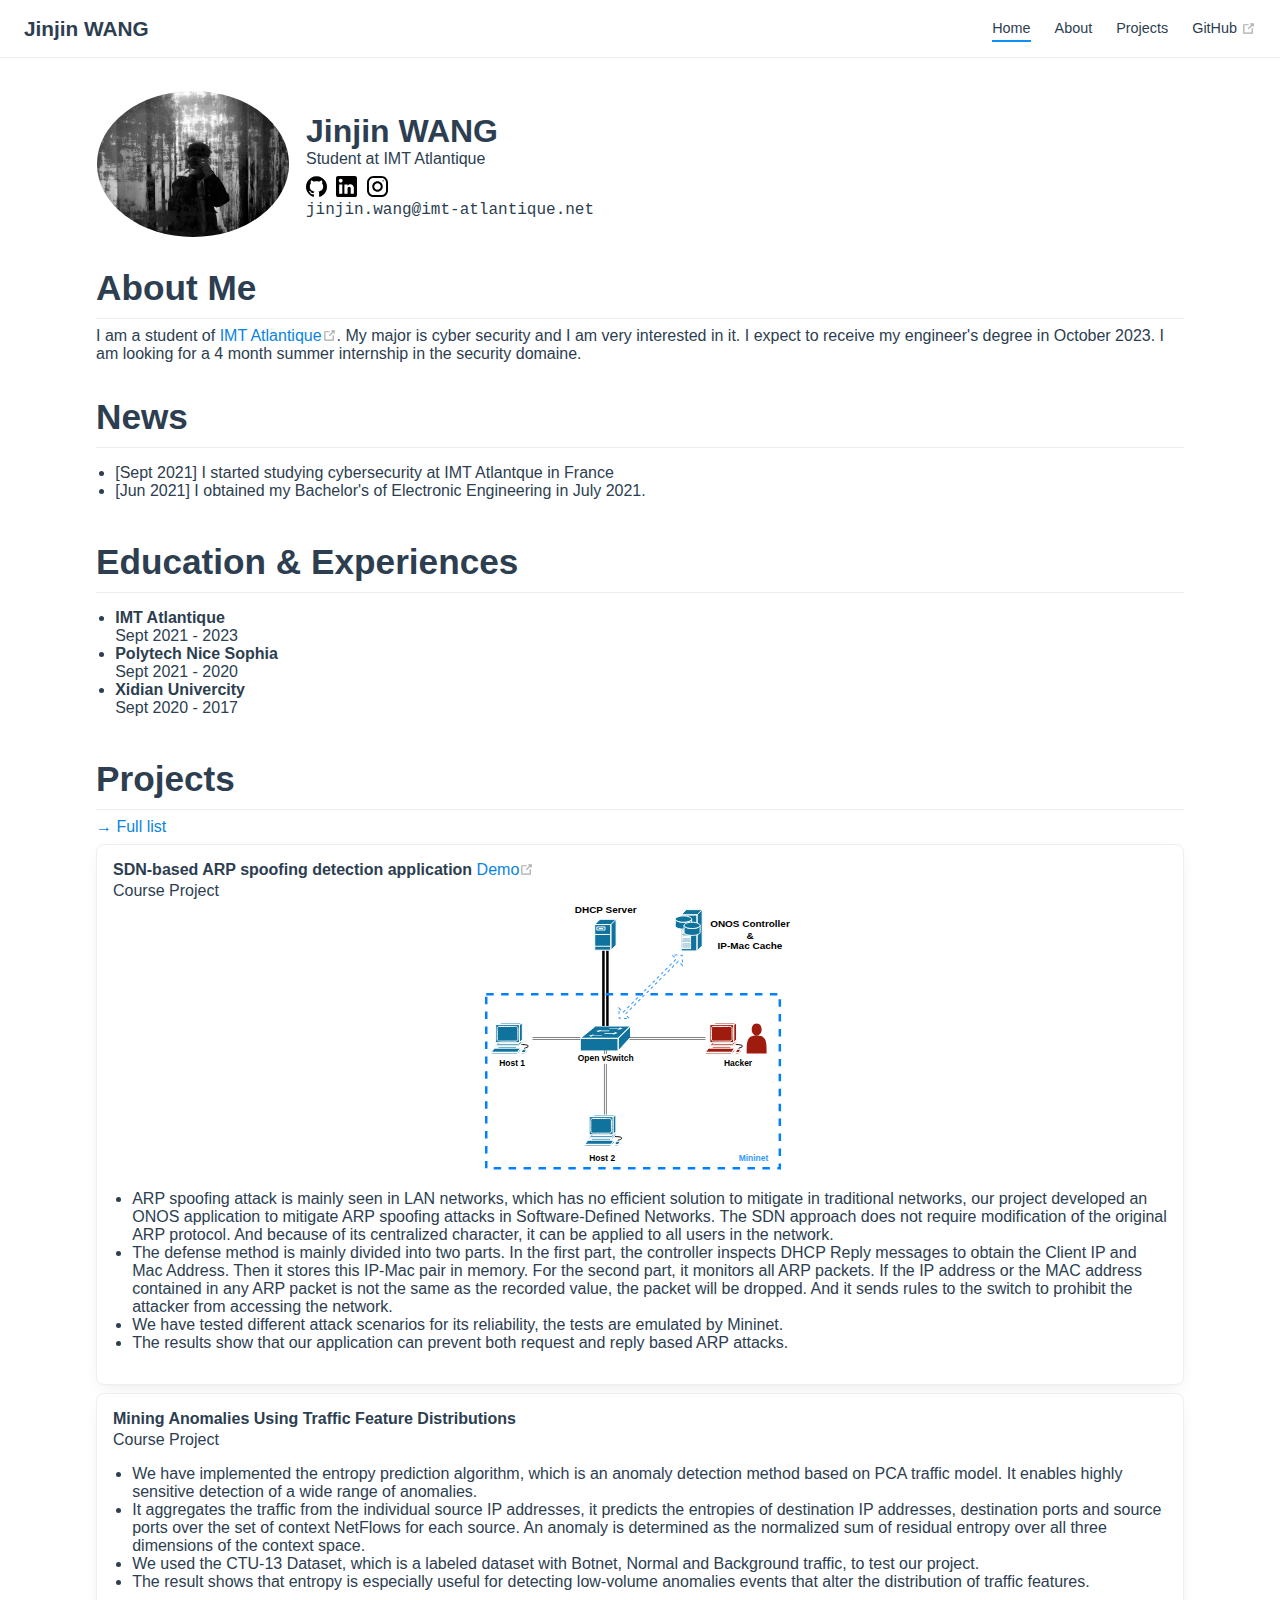
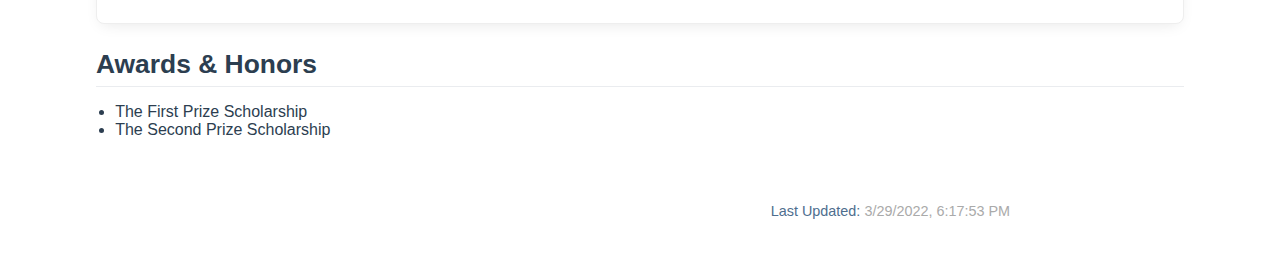
<file: index.html>
<!DOCTYPE html>
<html lang="en-US">
  <head>
    <meta charset="utf-8">
    <meta name="viewport" content="width=device-width,initial-scale=1">
    <title>Jinjin WANG</title>
    <meta name="description" content="Home Page of Jinjin WANG">
    <link rel="icon" href="icons/github.svg">
    
    <link rel="preload" href="/assets/css/0.styles.077ecb72.css" as="style"><link rel="preload" href="/assets/js/app.fa2175be.js" as="script"><link rel="preload" href="/assets/js/2.5cd9d4eb.js" as="script"><link rel="preload" href="/assets/js/7.1b7eb7aa.js" as="script"><link rel="preload" href="/assets/js/4.febaa69c.js" as="script"><link rel="preload" href="/assets/js/5.8b26b82f.js" as="script"><link rel="preload" href="/assets/js/10.e155f9d7.js" as="script"><link rel="prefetch" href="/assets/js/11.8fda0bdc.js"><link rel="prefetch" href="/assets/js/12.d34f7ff3.js"><link rel="prefetch" href="/assets/js/13.5fcb7a96.js"><link rel="prefetch" href="/assets/js/14.67b24a4e.js"><link rel="prefetch" href="/assets/js/15.9a0766ec.js"><link rel="prefetch" href="/assets/js/16.f606db8f.js"><link rel="prefetch" href="/assets/js/17.29da4c15.js"><link rel="prefetch" href="/assets/js/3.e13c6917.js"><link rel="prefetch" href="/assets/js/6.68acf3a3.js"><link rel="prefetch" href="/assets/js/8.4fb097f7.js"><link rel="prefetch" href="/assets/js/9.234e531c.js">
    <link rel="stylesheet" href="/assets/css/0.styles.077ecb72.css">
  </head>
  <body>
    <div id="app" data-server-rendered="true"><div class="theme-container no-sidebar home-page"><header class="navbar"><div class="sidebar-button"><svg xmlns="http://www.w3.org/2000/svg" aria-hidden="true" role="img" viewBox="0 0 448 512" class="icon"><path fill="currentColor" d="M436 124H12c-6.627 0-12-5.373-12-12V80c0-6.627 5.373-12 12-12h424c6.627 0 12 5.373 12 12v32c0 6.627-5.373 12-12 12zm0 160H12c-6.627 0-12-5.373-12-12v-32c0-6.627 5.373-12 12-12h424c6.627 0 12 5.373 12 12v32c0 6.627-5.373 12-12 12zm0 160H12c-6.627 0-12-5.373-12-12v-32c0-6.627 5.373-12 12-12h424c6.627 0 12 5.373 12 12v32c0 6.627-5.373 12-12 12z"></path></svg></div> <a href="/" class="home-link router-link-exact-active router-link-active"><!----> <span class="site-name">Jinjin WANG</span></a> <div class="links"><!----> <nav class="nav-links can-hide"><div class="nav-item"><a href="/" class="nav-link router-link-exact-active router-link-active">Home</a></div><div class="nav-item"><a href="/about/" class="nav-link">About</a></div><div class="nav-item"><a href="/projects/" class="nav-link">Projects</a></div><div class="nav-item"><a href="https://github.com/Jinjin-Wang07/" target="_blank" rel="noopener noreferrer" class="nav-link external">
  GitHub
  <svg xmlns="http://www.w3.org/2000/svg" aria-hidden="true" x="0px" y="0px" viewBox="0 0 100 100" width="15" height="15" class="icon outbound"><path fill="currentColor" d="M18.8,85.1h56l0,0c2.2,0,4-1.8,4-4v-32h-8v28h-48v-48h28v-8h-32l0,0c-2.2,0-4,1.8-4,4v56C14.8,83.3,16.6,85.1,18.8,85.1z"></path> <polygon fill="currentColor" points="45.7,48.7 51.3,54.3 77.2,28.5 77.2,37.2 85.2,37.2 85.2,14.9 62.8,14.9 62.8,22.9 71.5,22.9"></polygon></svg></a></div> <!----></nav></div></header> <div class="sidebar-mask"></div> <aside class="sidebar"><nav class="nav-links"><div class="nav-item"><a href="/" class="nav-link router-link-exact-active router-link-active">Home</a></div><div class="nav-item"><a href="/about/" class="nav-link">About</a></div><div class="nav-item"><a href="/projects/" class="nav-link">Projects</a></div><div class="nav-item"><a href="https://github.com/Jinjin-Wang07/" target="_blank" rel="noopener noreferrer" class="nav-link external">
  GitHub
  <svg xmlns="http://www.w3.org/2000/svg" aria-hidden="true" x="0px" y="0px" viewBox="0 0 100 100" width="15" height="15" class="icon outbound"><path fill="currentColor" d="M18.8,85.1h56l0,0c2.2,0,4-1.8,4-4v-32h-8v28h-48v-48h28v-8h-32l0,0c-2.2,0-4,1.8-4,4v56C14.8,83.3,16.6,85.1,18.8,85.1z"></path> <polygon fill="currentColor" points="45.7,48.7 51.3,54.3 77.2,28.5 77.2,37.2 85.2,37.2 85.2,14.9 62.8,14.9 62.8,22.9 71.5,22.9"></polygon></svg></a></div> <!----></nav>  <!----> </aside> <main class="page"> <div class="theme-default-content content__default"><div class="profile"><div class="image"><img src="/profile.jpg" alt></div> <div class="info"><div class="name">
      Jinjin WANG
    </div> <div class="bio"><p>Student at IMT Atlantique</p></div> <div class="socials"><div><a href="https://github.com/Jinjin-Wang07" target="_blank"><img src="/icons/github.svg" alt="github" title="github"></a></div><div><a href="https://www.linkedin.com/in/jinjinwang-work" target="_blank"><img src="/icons/linkedin-mono.svg" alt="linkedin" title="linkedin"></a></div><div><a href="https://www.instagram.com" target="_blank"><img src="/icons/instagram-mono.svg" alt="instagram" title="instagram"></a></div></div> <div class="contact"><div title="Contact me" class="email">jinjin.wang@imt-atlantique.net</div></div></div></div> <h1 id="about-me">About Me</h1> <hr> <p>I am a student of <a href="https://en.wikipedia.org/wiki/IMT_Atlantique" target="_blank" rel="noopener noreferrer">IMT Atlantique<svg xmlns="http://www.w3.org/2000/svg" aria-hidden="true" x="0px" y="0px" viewBox="0 0 100 100" width="15" height="15" class="icon outbound"><path fill="currentColor" d="M18.8,85.1h56l0,0c2.2,0,4-1.8,4-4v-32h-8v28h-48v-48h28v-8h-32l0,0c-2.2,0-4,1.8-4,4v56C14.8,83.3,16.6,85.1,18.8,85.1z"></path> <polygon fill="currentColor" points="45.7,48.7 51.3,54.3 77.2,28.5 77.2,37.2 85.2,37.2 85.2,14.9 62.8,14.9 62.8,22.9 71.5,22.9"></polygon></svg></a>. My major is cyber security and I am very interested in it. I expect to receive my engineer's degree in October 2023. I am looking for a 4 month summer internship in the security domaine.</p> <h1 id="news">News</h1> <hr> <ul><li>[Sept 2021] I started studying cybersecurity at IMT Atlantque in France</li> <li>[Jun 2021]  I obtained my Bachelor's of Electronic Engineering in July 2021.</li></ul> <h1 id="education-experiences">Education &amp; Experiences</h1> <hr> <ul><li><strong>IMT Atlantique</strong> <br>
Sept 2021 - 2023</li> <li><strong>Polytech Nice Sophia</strong> <br>
Sept 2021 - 2020</li> <li><strong>Xidian Univercity</strong> <br>
Sept 2020 - 2017</li></ul> <h1 id="projects">Projects</h1> <hr> <p><a href="/projects/">→ Full list</a></p> <div frontmatter="[object Object]" class="md-card show-border"><!----> <div class="card-content"><p><strong>SDN-based ARP spoofing detection application</strong> <a href="https://github.com/Jinjin-Wang07/onos-app-antiArpSpoof#readme" target="_blank" rel="noopener noreferrer">Demo<svg xmlns="http://www.w3.org/2000/svg" aria-hidden="true" x="0px" y="0px" viewBox="0 0 100 100" width="15" height="15" class="icon outbound"><path fill="currentColor" d="M18.8,85.1h56l0,0c2.2,0,4-1.8,4-4v-32h-8v28h-48v-48h28v-8h-32l0,0c-2.2,0-4,1.8-4,4v56C14.8,83.3,16.6,85.1,18.8,85.1z"></path> <polygon fill="currentColor" points="45.7,48.7 51.3,54.3 77.2,28.5 77.2,37.2 85.2,37.2 85.2,14.9 62.8,14.9 62.8,22.9 71.5,22.9"></polygon></svg></a></p> <p>Course Project</p> <div align="center"><img src="/projects/ProjectToPo.svg"></div> <ul><li>ARP spoofing attack is mainly seen in LAN networks, which has no efficient solution to mitigate in traditional networks, our project developed an ONOS application to mitigate ARP spoofing attacks in Software-Defined Networks. The SDN approach does not require modification of the original ARP protocol. And because of its  centralized character, it can be applied to all users in the network.</li> <li>The defense method is mainly divided into two parts. In the first part, the controller inspects DHCP Reply messages to obtain the Client IP and Mac Address. Then it stores this IP-Mac pair in memory. For the second part, it monitors all ARP packets. If the IP address or the MAC address contained in any ARP packet is not the same as the recorded value, the packet will be dropped. And it sends rules to the switch to prohibit the attacker from accessing the network.</li> <li>We have tested different attack scenarios for its reliability, the tests are emulated by Mininet.</li> <li>The results show that our application can prevent both request and reply based ARP attacks.</li></ul></div></div> <div frontmatter="[object Object]" class="md-card show-border"><!----> <div class="card-content"><p><strong>Mining Anomalies Using Traffic Feature Distributions</strong></p> <p>Course Project</p> <ul><li>We have implemented the entropy prediction algorithm, which is an anomaly detection method based on PCA traffic model.  It enables highly sensitive detection of a wide range of anomalies.</li> <li>It aggregates the trafﬁc from the individual source IP addresses, it predicts the entropies of destination IP addresses, destination ports and source ports over the set of context NetFlows for each source. An anomaly is determined as the normalized sum of residual entropy over all three dimensions of the context space.</li> <li>We used the CTU-13 Dataset, which is a labeled dataset with Botnet, Normal and Background traffic, to test our project.</li> <li>The result shows that entropy is especially useful for detecting low-volume anomalies events that alter the distribution of traffic features.</li></ul></div></div> <h2 id="awards-honors">Awards &amp; Honors</h2> <ul><li>The First Prize Scholarship</li> <li>The Second Prize Scholarship</li></ul> <div></div></div> <footer class="page-edit"><!----> <div class="last-updated"><span class="prefix">Last Updated:</span> <span class="time">3/29/2022, 6:17:53 PM</span></div></footer> <!----> </main></div><div class="global-ui"></div></div>
    <script src="/assets/js/app.fa2175be.js" defer></script><script src="/assets/js/2.5cd9d4eb.js" defer></script><script src="/assets/js/7.1b7eb7aa.js" defer></script><script src="/assets/js/4.febaa69c.js" defer></script><script src="/assets/js/5.8b26b82f.js" defer></script><script src="/assets/js/10.e155f9d7.js" defer></script>
  </body>
</html>
</file>
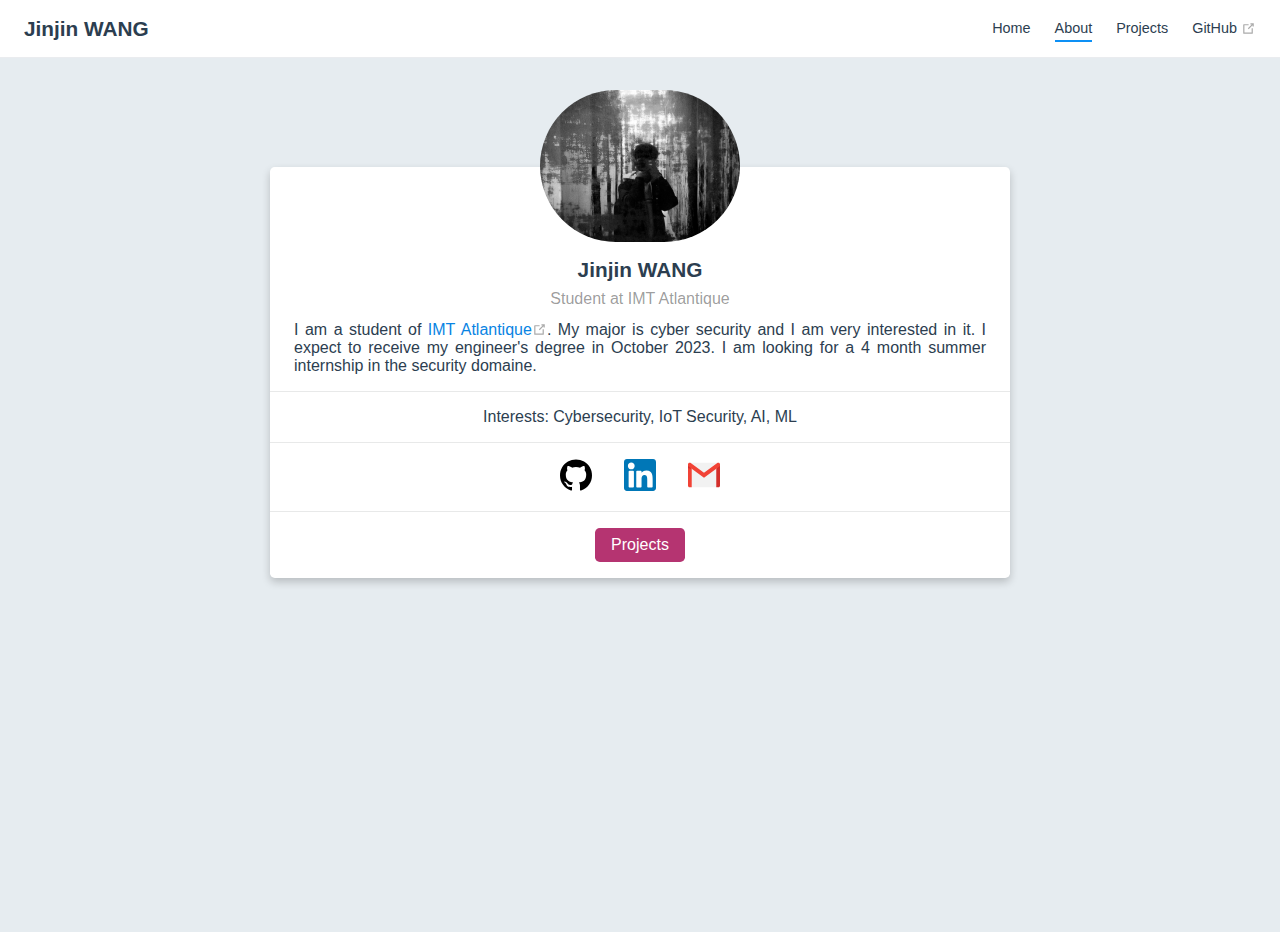
<file: about/index.html>
<!DOCTYPE html>
<html lang="en-US">
  <head>
    <meta charset="utf-8">
    <meta name="viewport" content="width=device-width,initial-scale=1">
    <title>Jinjin WANG</title>
    <meta name="description" content="The biography and information about me.">
    <link rel="icon" href="icons/github.svg">
    
    <link rel="preload" href="/assets/css/0.styles.077ecb72.css" as="style"><link rel="preload" href="/assets/js/app.fa2175be.js" as="script"><link rel="preload" href="/assets/js/2.5cd9d4eb.js" as="script"><link rel="preload" href="/assets/js/8.4fb097f7.js" as="script"><link rel="preload" href="/assets/js/3.e13c6917.js" as="script"><link rel="preload" href="/assets/js/10.e155f9d7.js" as="script"><link rel="prefetch" href="/assets/js/11.8fda0bdc.js"><link rel="prefetch" href="/assets/js/12.d34f7ff3.js"><link rel="prefetch" href="/assets/js/13.5fcb7a96.js"><link rel="prefetch" href="/assets/js/14.67b24a4e.js"><link rel="prefetch" href="/assets/js/15.9a0766ec.js"><link rel="prefetch" href="/assets/js/16.f606db8f.js"><link rel="prefetch" href="/assets/js/17.29da4c15.js"><link rel="prefetch" href="/assets/js/4.febaa69c.js"><link rel="prefetch" href="/assets/js/5.8b26b82f.js"><link rel="prefetch" href="/assets/js/6.68acf3a3.js"><link rel="prefetch" href="/assets/js/7.1b7eb7aa.js"><link rel="prefetch" href="/assets/js/9.234e531c.js">
    <link rel="stylesheet" href="/assets/css/0.styles.077ecb72.css">
  </head>
  <body>
    <div id="app" data-server-rendered="true"><div class="theme-container no-sidebar about-page"><header class="navbar"><div class="sidebar-button"><svg xmlns="http://www.w3.org/2000/svg" aria-hidden="true" role="img" viewBox="0 0 448 512" class="icon"><path fill="currentColor" d="M436 124H12c-6.627 0-12-5.373-12-12V80c0-6.627 5.373-12 12-12h424c6.627 0 12 5.373 12 12v32c0 6.627-5.373 12-12 12zm0 160H12c-6.627 0-12-5.373-12-12v-32c0-6.627 5.373-12 12-12h424c6.627 0 12 5.373 12 12v32c0 6.627-5.373 12-12 12zm0 160H12c-6.627 0-12-5.373-12-12v-32c0-6.627 5.373-12 12-12h424c6.627 0 12 5.373 12 12v32c0 6.627-5.373 12-12 12z"></path></svg></div> <a href="/" class="home-link router-link-active"><!----> <span class="site-name">Jinjin WANG</span></a> <div class="links"><!----> <nav class="nav-links can-hide"><div class="nav-item"><a href="/" class="nav-link">Home</a></div><div class="nav-item"><a href="/about/" class="nav-link router-link-exact-active router-link-active">About</a></div><div class="nav-item"><a href="/projects/" class="nav-link">Projects</a></div><div class="nav-item"><a href="https://github.com/Jinjin-Wang07/" target="_blank" rel="noopener noreferrer" class="nav-link external">
  GitHub
  <svg xmlns="http://www.w3.org/2000/svg" aria-hidden="true" x="0px" y="0px" viewBox="0 0 100 100" width="15" height="15" class="icon outbound"><path fill="currentColor" d="M18.8,85.1h56l0,0c2.2,0,4-1.8,4-4v-32h-8v28h-48v-48h28v-8h-32l0,0c-2.2,0-4,1.8-4,4v56C14.8,83.3,16.6,85.1,18.8,85.1z"></path> <polygon fill="currentColor" points="45.7,48.7 51.3,54.3 77.2,28.5 77.2,37.2 85.2,37.2 85.2,14.9 62.8,14.9 62.8,22.9 71.5,22.9"></polygon></svg></a></div> <!----></nav></div></header> <div class="sidebar-mask"></div> <aside class="sidebar"><nav class="nav-links"><div class="nav-item"><a href="/" class="nav-link">Home</a></div><div class="nav-item"><a href="/about/" class="nav-link router-link-exact-active router-link-active">About</a></div><div class="nav-item"><a href="/projects/" class="nav-link">Projects</a></div><div class="nav-item"><a href="https://github.com/Jinjin-Wang07/" target="_blank" rel="noopener noreferrer" class="nav-link external">
  GitHub
  <svg xmlns="http://www.w3.org/2000/svg" aria-hidden="true" x="0px" y="0px" viewBox="0 0 100 100" width="15" height="15" class="icon outbound"><path fill="currentColor" d="M18.8,85.1h56l0,0c2.2,0,4-1.8,4-4v-32h-8v28h-48v-48h28v-8h-32l0,0c-2.2,0-4,1.8-4,4v56C14.8,83.3,16.6,85.1,18.8,85.1z"></path> <polygon fill="currentColor" points="45.7,48.7 51.3,54.3 77.2,28.5 77.2,37.2 85.2,37.2 85.2,14.9 62.8,14.9 62.8,22.9 71.5,22.9"></polygon></svg></a></div> <!----></nav>  <!----> </aside> <main class="page"> <div class="theme-default-content content__default"><div class="about-card"><div class="avatar"><img src="/profile.jpg" alt></div> <div class="card"><div heaf="https://en.wikipedia.org/wiki/IMT_Atlantique" class="bio"><div class="head"><span>
          Jinjin WANG
        </span></div> <div class="info"><span>
          Student at IMT Atlantique
        </span></div> <div class="description"><p>I am a student of <a href="https://en.wikipedia.org/wiki/IMT_Atlantique" target="_blank" rel="noopener noreferrer">IMT Atlantique<svg xmlns="http://www.w3.org/2000/svg" aria-hidden="true" x="0px" y="0px" viewBox="0 0 100 100" width="15" height="15" class="icon outbound"><path fill="currentColor" d="M18.8,85.1h56l0,0c2.2,0,4-1.8,4-4v-32h-8v28h-48v-48h28v-8h-32l0,0c-2.2,0-4,1.8-4,4v56C14.8,83.3,16.6,85.1,18.8,85.1z"></path> <polygon fill="currentColor" points="45.7,48.7 51.3,54.3 77.2,28.5 77.2,37.2 85.2,37.2 85.2,14.9 62.8,14.9 62.8,22.9 71.5,22.9"></polygon></svg></a>. My major is cyber security and I am very interested in it. I expect to receive my engineer's degree in October 2023. I am looking for a 4 month summer internship in the security domaine.</p></div></div> <div class="interests"><span>
        Interests: Cybersecurity, IoT Security, AI, ML
      </span></div> <div class="socials"><div><a href="https://github.com/Jinjin-Wang07" target="_blank"><img src="/icons/github.svg" alt="github" title="github"></a></div><div><a href="https://www.linkedin.com/in/jinjinwang-work" target="_blank"><img src="/icons/linkedin.svg" alt="linkedin" title="linkedin"></a></div><div><a href="mailto:jinjin.wang@imt-atlantique.net" target="_blank"><img src="/icons/email.svg" alt="email" title="email"></a></div></div> <div class="actions"><div><a href="/projects/" target="" class="button">
          Projects
        </a></div></div></div></div> <div></div></div> <footer class="page-edit"><!----> <div class="last-updated"><span class="prefix">Last Updated:</span> <span class="time">3/29/2022, 6:17:53 PM</span></div></footer> <!----> </main></div><div class="global-ui"></div></div>
    <script src="/assets/js/app.fa2175be.js" defer></script><script src="/assets/js/2.5cd9d4eb.js" defer></script><script src="/assets/js/8.4fb097f7.js" defer></script><script src="/assets/js/3.e13c6917.js" defer></script><script src="/assets/js/10.e155f9d7.js" defer></script>
  </body>
</html>
</file>
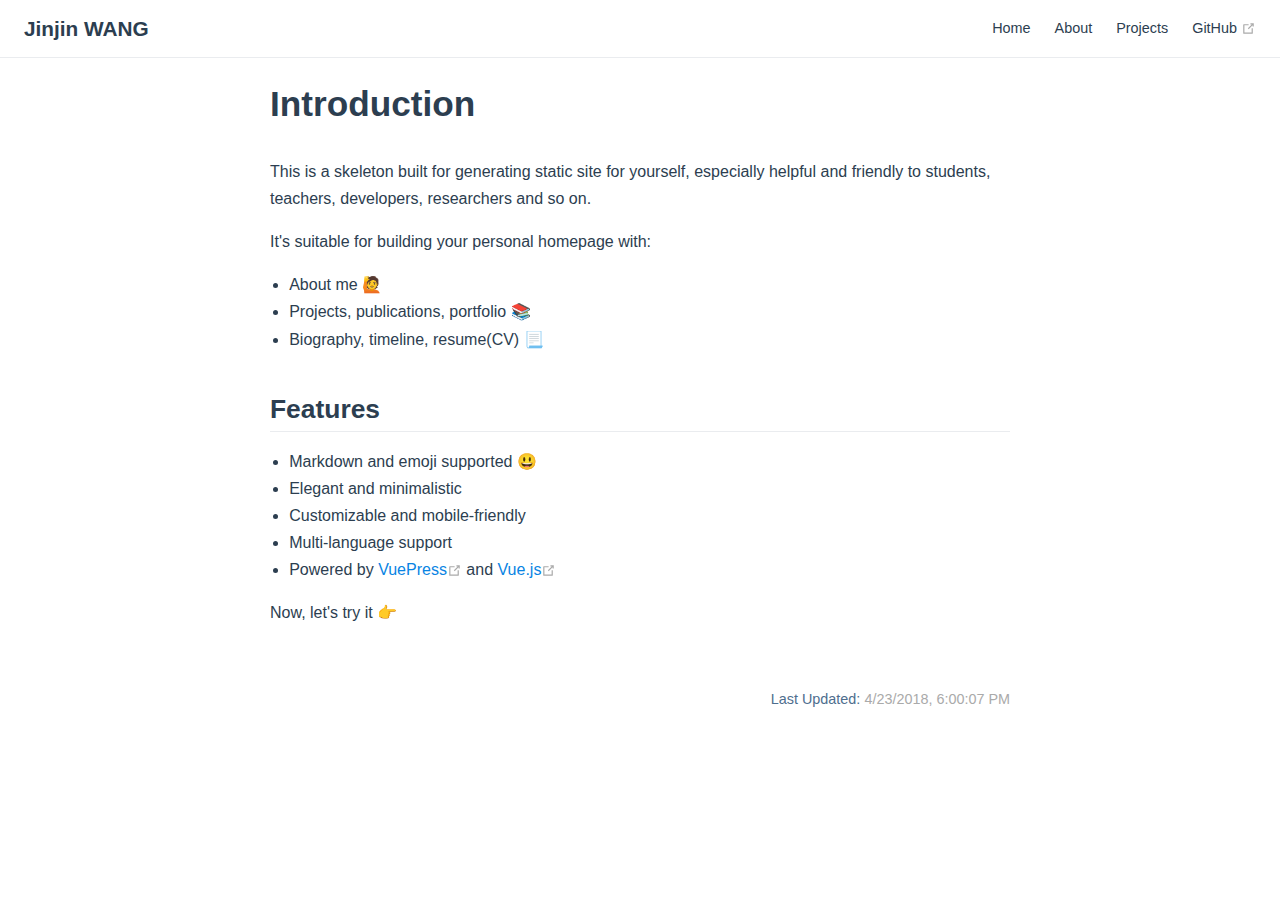
<file: guide/index.html>
<!DOCTYPE html>
<html lang="en-US">
  <head>
    <meta charset="utf-8">
    <meta name="viewport" content="width=device-width,initial-scale=1">
    <title>Introduction | Jinjin WANG</title>
    <meta name="description" content="Home Page of Jinjin WANG">
    <link rel="icon" href="icons/github.svg">
    
    <link rel="preload" href="/assets/css/0.styles.077ecb72.css" as="style"><link rel="preload" href="/assets/js/app.fa2175be.js" as="script"><link rel="preload" href="/assets/js/2.5cd9d4eb.js" as="script"><link rel="preload" href="/assets/js/13.5fcb7a96.js" as="script"><link rel="prefetch" href="/assets/js/10.e155f9d7.js"><link rel="prefetch" href="/assets/js/11.8fda0bdc.js"><link rel="prefetch" href="/assets/js/12.d34f7ff3.js"><link rel="prefetch" href="/assets/js/14.67b24a4e.js"><link rel="prefetch" href="/assets/js/15.9a0766ec.js"><link rel="prefetch" href="/assets/js/16.f606db8f.js"><link rel="prefetch" href="/assets/js/17.29da4c15.js"><link rel="prefetch" href="/assets/js/3.e13c6917.js"><link rel="prefetch" href="/assets/js/4.febaa69c.js"><link rel="prefetch" href="/assets/js/5.8b26b82f.js"><link rel="prefetch" href="/assets/js/6.68acf3a3.js"><link rel="prefetch" href="/assets/js/7.1b7eb7aa.js"><link rel="prefetch" href="/assets/js/8.4fb097f7.js"><link rel="prefetch" href="/assets/js/9.234e531c.js">
    <link rel="stylesheet" href="/assets/css/0.styles.077ecb72.css">
  </head>
  <body>
    <div id="app" data-server-rendered="true"><div class="theme-container no-sidebar"><header class="navbar"><div class="sidebar-button"><svg xmlns="http://www.w3.org/2000/svg" aria-hidden="true" role="img" viewBox="0 0 448 512" class="icon"><path fill="currentColor" d="M436 124H12c-6.627 0-12-5.373-12-12V80c0-6.627 5.373-12 12-12h424c6.627 0 12 5.373 12 12v32c0 6.627-5.373 12-12 12zm0 160H12c-6.627 0-12-5.373-12-12v-32c0-6.627 5.373-12 12-12h424c6.627 0 12 5.373 12 12v32c0 6.627-5.373 12-12 12zm0 160H12c-6.627 0-12-5.373-12-12v-32c0-6.627 5.373-12 12-12h424c6.627 0 12 5.373 12 12v32c0 6.627-5.373 12-12 12z"></path></svg></div> <a href="/" class="home-link router-link-active"><!----> <span class="site-name">Jinjin WANG</span></a> <div class="links"><!----> <nav class="nav-links can-hide"><div class="nav-item"><a href="/" class="nav-link">Home</a></div><div class="nav-item"><a href="/about/" class="nav-link">About</a></div><div class="nav-item"><a href="/projects/" class="nav-link">Projects</a></div><div class="nav-item"><a href="https://github.com/Jinjin-Wang07/" target="_blank" rel="noopener noreferrer" class="nav-link external">
  GitHub
  <svg xmlns="http://www.w3.org/2000/svg" aria-hidden="true" x="0px" y="0px" viewBox="0 0 100 100" width="15" height="15" class="icon outbound"><path fill="currentColor" d="M18.8,85.1h56l0,0c2.2,0,4-1.8,4-4v-32h-8v28h-48v-48h28v-8h-32l0,0c-2.2,0-4,1.8-4,4v56C14.8,83.3,16.6,85.1,18.8,85.1z"></path> <polygon fill="currentColor" points="45.7,48.7 51.3,54.3 77.2,28.5 77.2,37.2 85.2,37.2 85.2,14.9 62.8,14.9 62.8,22.9 71.5,22.9"></polygon></svg></a></div> <!----></nav></div></header> <div class="sidebar-mask"></div> <aside class="sidebar"><nav class="nav-links"><div class="nav-item"><a href="/" class="nav-link">Home</a></div><div class="nav-item"><a href="/about/" class="nav-link">About</a></div><div class="nav-item"><a href="/projects/" class="nav-link">Projects</a></div><div class="nav-item"><a href="https://github.com/Jinjin-Wang07/" target="_blank" rel="noopener noreferrer" class="nav-link external">
  GitHub
  <svg xmlns="http://www.w3.org/2000/svg" aria-hidden="true" x="0px" y="0px" viewBox="0 0 100 100" width="15" height="15" class="icon outbound"><path fill="currentColor" d="M18.8,85.1h56l0,0c2.2,0,4-1.8,4-4v-32h-8v28h-48v-48h28v-8h-32l0,0c-2.2,0-4,1.8-4,4v56C14.8,83.3,16.6,85.1,18.8,85.1z"></path> <polygon fill="currentColor" points="45.7,48.7 51.3,54.3 77.2,28.5 77.2,37.2 85.2,37.2 85.2,14.9 62.8,14.9 62.8,22.9 71.5,22.9"></polygon></svg></a></div> <!----></nav>  <!----> </aside> <main class="page"> <div class="theme-default-content content__default"><h1 id="introduction">Introduction</h1> <p>This is a skeleton built for generating static site for yourself, especially helpful and friendly to students, teachers, developers, researchers and so on.</p> <p>It's suitable for building your personal homepage with:</p> <ul><li>About me 🙋</li> <li>Projects, publications, portfolio 📚</li> <li>Biography, timeline, resume(CV) 📃</li></ul> <h2 id="features">Features</h2> <ul><li>Markdown and emoji supported 😃</li> <li>Elegant and minimalistic</li> <li>Customizable and mobile-friendly</li> <li>Multi-language support</li> <li>Powered by <a href="https://vuepress.vuejs.org/" target="_blank" rel="noopener noreferrer">VuePress<svg xmlns="http://www.w3.org/2000/svg" aria-hidden="true" x="0px" y="0px" viewBox="0 0 100 100" width="15" height="15" class="icon outbound"><path fill="currentColor" d="M18.8,85.1h56l0,0c2.2,0,4-1.8,4-4v-32h-8v28h-48v-48h28v-8h-32l0,0c-2.2,0-4,1.8-4,4v56C14.8,83.3,16.6,85.1,18.8,85.1z"></path> <polygon fill="currentColor" points="45.7,48.7 51.3,54.3 77.2,28.5 77.2,37.2 85.2,37.2 85.2,14.9 62.8,14.9 62.8,22.9 71.5,22.9"></polygon></svg></a> and <a href="https://vuejs.org/" target="_blank" rel="noopener noreferrer">Vue.js<svg xmlns="http://www.w3.org/2000/svg" aria-hidden="true" x="0px" y="0px" viewBox="0 0 100 100" width="15" height="15" class="icon outbound"><path fill="currentColor" d="M18.8,85.1h56l0,0c2.2,0,4-1.8,4-4v-32h-8v28h-48v-48h28v-8h-32l0,0c-2.2,0-4,1.8-4,4v56C14.8,83.3,16.6,85.1,18.8,85.1z"></path> <polygon fill="currentColor" points="45.7,48.7 51.3,54.3 77.2,28.5 77.2,37.2 85.2,37.2 85.2,14.9 62.8,14.9 62.8,22.9 71.5,22.9"></polygon></svg></a></li></ul> <p>Now, let's try it 👉</p></div> <footer class="page-edit"><!----> <div class="last-updated"><span class="prefix">Last Updated:</span> <span class="time">4/23/2018, 6:00:07 PM</span></div></footer> <!----> </main></div><div class="global-ui"></div></div>
    <script src="/assets/js/app.fa2175be.js" defer></script><script src="/assets/js/2.5cd9d4eb.js" defer></script><script src="/assets/js/13.5fcb7a96.js" defer></script>
  </body>
</html>
</file>
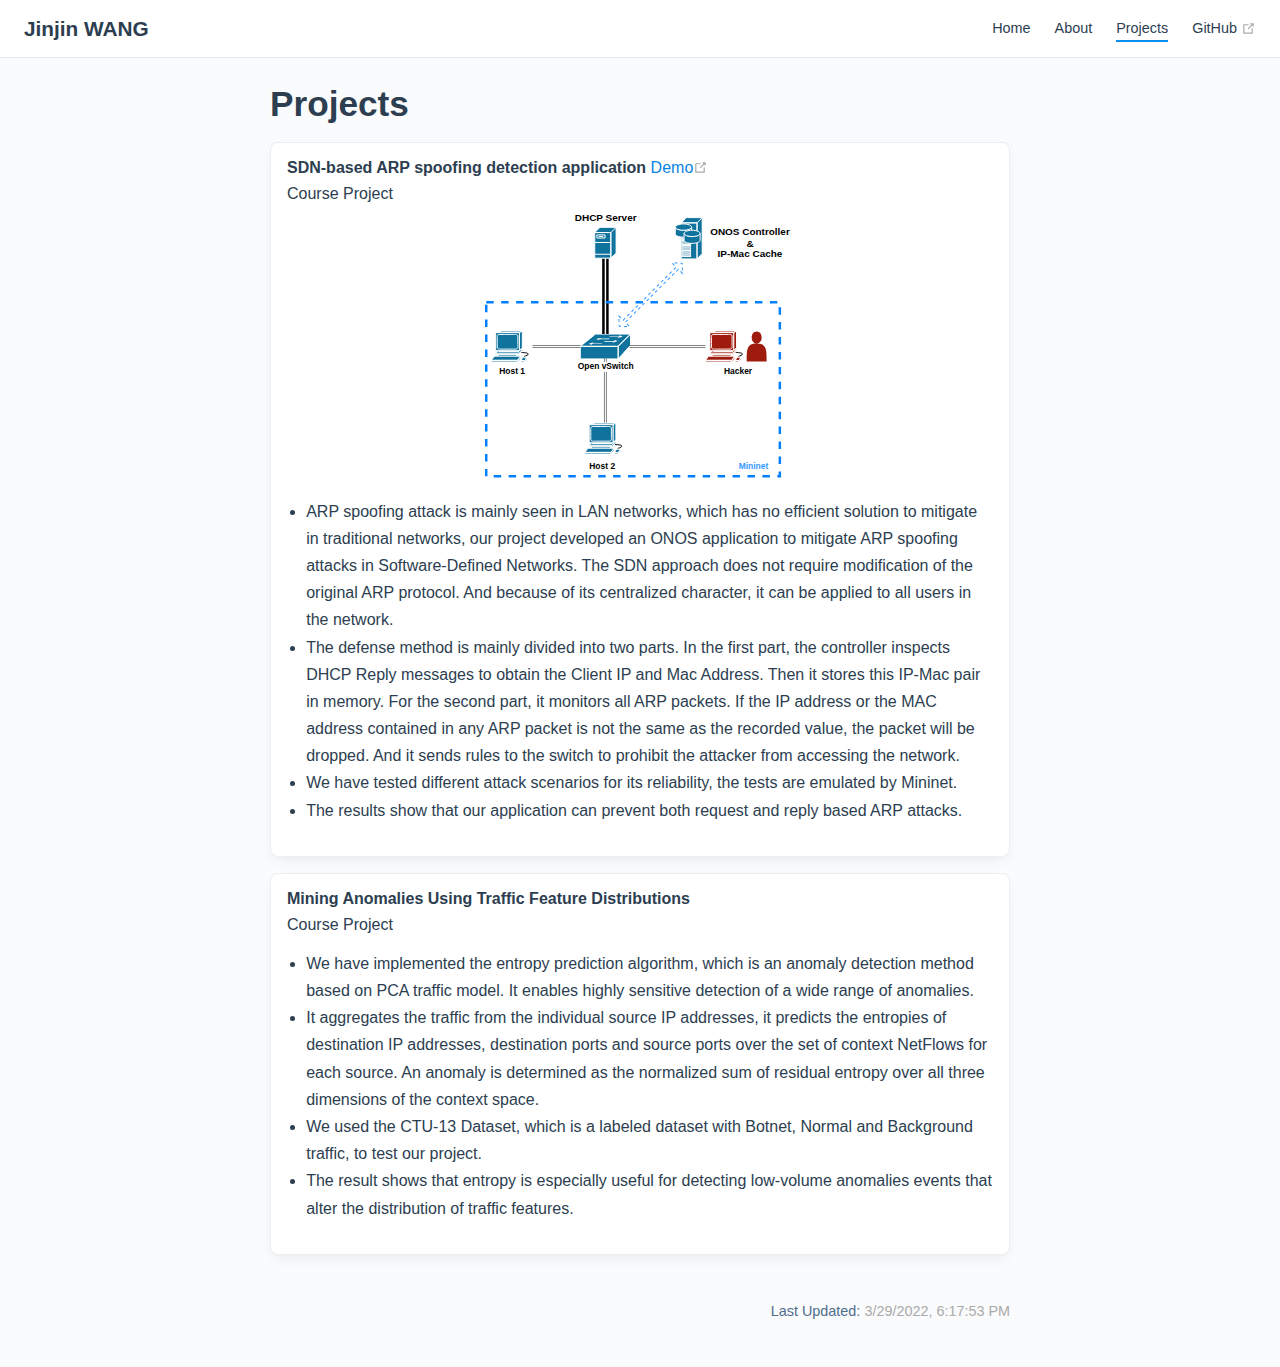
<file: projects/index.html>
<!DOCTYPE html>
<html lang="en-US">
  <head>
    <meta charset="utf-8">
    <meta name="viewport" content="width=device-width,initial-scale=1">
    <title>Projects | Jinjin WANG</title>
    <meta name="description" content="Home Page of Jinjin WANG">
    <link rel="icon" href="icons/github.svg">
    
    <link rel="preload" href="/assets/css/0.styles.077ecb72.css" as="style"><link rel="preload" href="/assets/js/app.fa2175be.js" as="script"><link rel="preload" href="/assets/js/2.5cd9d4eb.js" as="script"><link rel="preload" href="/assets/js/9.234e531c.js" as="script"><link rel="preload" href="/assets/js/5.8b26b82f.js" as="script"><link rel="prefetch" href="/assets/js/10.e155f9d7.js"><link rel="prefetch" href="/assets/js/11.8fda0bdc.js"><link rel="prefetch" href="/assets/js/12.d34f7ff3.js"><link rel="prefetch" href="/assets/js/13.5fcb7a96.js"><link rel="prefetch" href="/assets/js/14.67b24a4e.js"><link rel="prefetch" href="/assets/js/15.9a0766ec.js"><link rel="prefetch" href="/assets/js/16.f606db8f.js"><link rel="prefetch" href="/assets/js/17.29da4c15.js"><link rel="prefetch" href="/assets/js/3.e13c6917.js"><link rel="prefetch" href="/assets/js/4.febaa69c.js"><link rel="prefetch" href="/assets/js/6.68acf3a3.js"><link rel="prefetch" href="/assets/js/7.1b7eb7aa.js"><link rel="prefetch" href="/assets/js/8.4fb097f7.js">
    <link rel="stylesheet" href="/assets/css/0.styles.077ecb72.css">
  </head>
  <body>
    <div id="app" data-server-rendered="true"><div class="theme-container no-sidebar projects-page"><header class="navbar"><div class="sidebar-button"><svg xmlns="http://www.w3.org/2000/svg" aria-hidden="true" role="img" viewBox="0 0 448 512" class="icon"><path fill="currentColor" d="M436 124H12c-6.627 0-12-5.373-12-12V80c0-6.627 5.373-12 12-12h424c6.627 0 12 5.373 12 12v32c0 6.627-5.373 12-12 12zm0 160H12c-6.627 0-12-5.373-12-12v-32c0-6.627 5.373-12 12-12h424c6.627 0 12 5.373 12 12v32c0 6.627-5.373 12-12 12zm0 160H12c-6.627 0-12-5.373-12-12v-32c0-6.627 5.373-12 12-12h424c6.627 0 12 5.373 12 12v32c0 6.627-5.373 12-12 12z"></path></svg></div> <a href="/" class="home-link router-link-active"><!----> <span class="site-name">Jinjin WANG</span></a> <div class="links"><!----> <nav class="nav-links can-hide"><div class="nav-item"><a href="/" class="nav-link">Home</a></div><div class="nav-item"><a href="/about/" class="nav-link">About</a></div><div class="nav-item"><a href="/projects/" class="nav-link router-link-exact-active router-link-active">Projects</a></div><div class="nav-item"><a href="https://github.com/Jinjin-Wang07/" target="_blank" rel="noopener noreferrer" class="nav-link external">
  GitHub
  <svg xmlns="http://www.w3.org/2000/svg" aria-hidden="true" x="0px" y="0px" viewBox="0 0 100 100" width="15" height="15" class="icon outbound"><path fill="currentColor" d="M18.8,85.1h56l0,0c2.2,0,4-1.8,4-4v-32h-8v28h-48v-48h28v-8h-32l0,0c-2.2,0-4,1.8-4,4v56C14.8,83.3,16.6,85.1,18.8,85.1z"></path> <polygon fill="currentColor" points="45.7,48.7 51.3,54.3 77.2,28.5 77.2,37.2 85.2,37.2 85.2,14.9 62.8,14.9 62.8,22.9 71.5,22.9"></polygon></svg></a></div> <!----></nav></div></header> <div class="sidebar-mask"></div> <aside class="sidebar"><nav class="nav-links"><div class="nav-item"><a href="/" class="nav-link">Home</a></div><div class="nav-item"><a href="/about/" class="nav-link">About</a></div><div class="nav-item"><a href="/projects/" class="nav-link router-link-exact-active router-link-active">Projects</a></div><div class="nav-item"><a href="https://github.com/Jinjin-Wang07/" target="_blank" rel="noopener noreferrer" class="nav-link external">
  GitHub
  <svg xmlns="http://www.w3.org/2000/svg" aria-hidden="true" x="0px" y="0px" viewBox="0 0 100 100" width="15" height="15" class="icon outbound"><path fill="currentColor" d="M18.8,85.1h56l0,0c2.2,0,4-1.8,4-4v-32h-8v28h-48v-48h28v-8h-32l0,0c-2.2,0-4,1.8-4,4v56C14.8,83.3,16.6,85.1,18.8,85.1z"></path> <polygon fill="currentColor" points="45.7,48.7 51.3,54.3 77.2,28.5 77.2,37.2 85.2,37.2 85.2,14.9 62.8,14.9 62.8,22.9 71.5,22.9"></polygon></svg></a></div> <!----></nav>  <!----> </aside> <main class="page"> <div class="theme-default-content content__default"><h1 id="projects">Projects</h1> <div frontmatter="[object Object]" class="md-card show-border"><!----> <div class="card-content"><p><strong>SDN-based ARP spoofing detection application</strong> <a href="https://github.com/Jinjin-Wang07/onos-app-antiArpSpoof#readme" target="_blank" rel="noopener noreferrer">Demo<svg xmlns="http://www.w3.org/2000/svg" aria-hidden="true" x="0px" y="0px" viewBox="0 0 100 100" width="15" height="15" class="icon outbound"><path fill="currentColor" d="M18.8,85.1h56l0,0c2.2,0,4-1.8,4-4v-32h-8v28h-48v-48h28v-8h-32l0,0c-2.2,0-4,1.8-4,4v56C14.8,83.3,16.6,85.1,18.8,85.1z"></path> <polygon fill="currentColor" points="45.7,48.7 51.3,54.3 77.2,28.5 77.2,37.2 85.2,37.2 85.2,14.9 62.8,14.9 62.8,22.9 71.5,22.9"></polygon></svg></a></p> <p>Course Project</p> <div align="center"><img src="/projects/ProjectToPo.svg"></div> <ul><li>ARP spoofing attack is mainly seen in LAN networks, which has no efficient solution to mitigate in traditional networks, our project developed an ONOS application to mitigate ARP spoofing attacks in Software-Defined Networks. The SDN approach does not require modification of the original ARP protocol. And because of its  centralized character, it can be applied to all users in the network.</li> <li>The defense method is mainly divided into two parts. In the first part, the controller inspects DHCP Reply messages to obtain the Client IP and Mac Address. Then it stores this IP-Mac pair in memory. For the second part, it monitors all ARP packets. If the IP address or the MAC address contained in any ARP packet is not the same as the recorded value, the packet will be dropped. And it sends rules to the switch to prohibit the attacker from accessing the network.</li> <li>We have tested different attack scenarios for its reliability, the tests are emulated by Mininet.</li> <li>The results show that our application can prevent both request and reply based ARP attacks.</li></ul></div></div> <div frontmatter="[object Object]" class="md-card show-border"><!----> <div class="card-content"><p><strong>Mining Anomalies Using Traffic Feature Distributions</strong></p> <p>Course Project</p> <ul><li>We have implemented the entropy prediction algorithm, which is an anomaly detection method based on PCA traffic model.  It enables highly sensitive detection of a wide range of anomalies.</li> <li>It aggregates the trafﬁc from the individual source IP addresses, it predicts the entropies of destination IP addresses, destination ports and source ports over the set of context NetFlows for each source. An anomaly is determined as the normalized sum of residual entropy over all three dimensions of the context space.</li> <li>We used the CTU-13 Dataset, which is a labeled dataset with Botnet, Normal and Background traffic, to test our project.</li> <li>The result shows that entropy is especially useful for detecting low-volume anomalies events that alter the distribution of traffic features.</li></ul></div></div></div> <footer class="page-edit"><!----> <div class="last-updated"><span class="prefix">Last Updated:</span> <span class="time">3/29/2022, 6:17:53 PM</span></div></footer> <!----> </main></div><div class="global-ui"></div></div>
    <script src="/assets/js/app.fa2175be.js" defer></script><script src="/assets/js/2.5cd9d4eb.js" defer></script><script src="/assets/js/9.234e531c.js" defer></script><script src="/assets/js/5.8b26b82f.js" defer></script>
  </body>
</html>
</file>
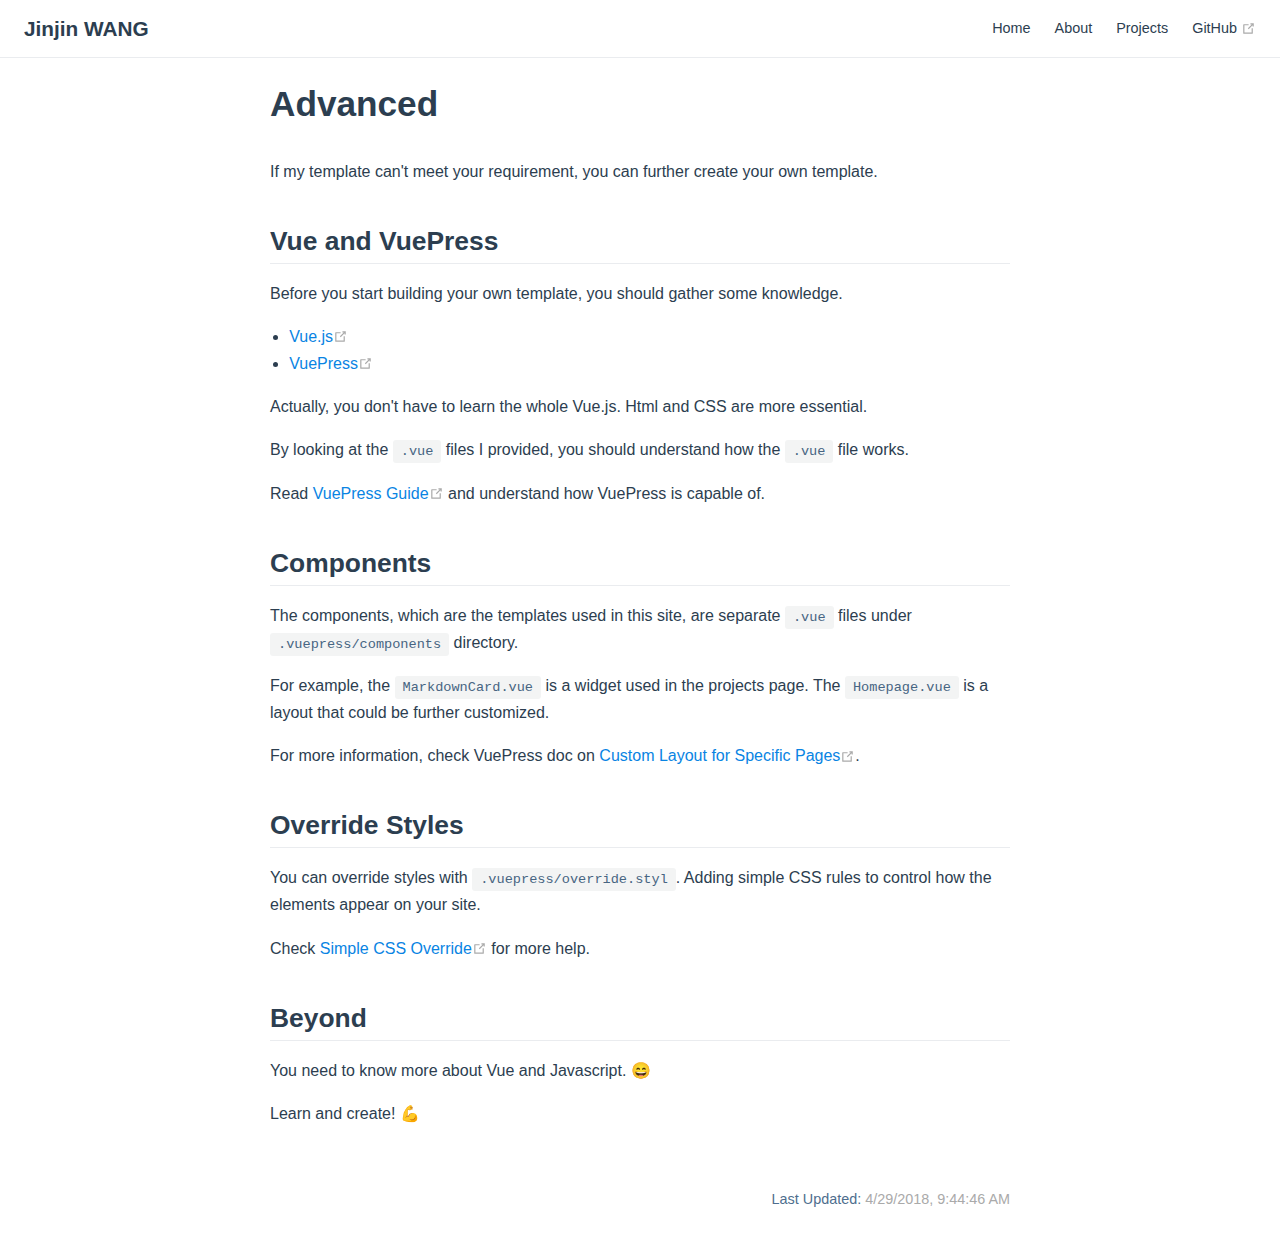
<file: guide/advanced.html>
<!DOCTYPE html>
<html lang="en-US">
  <head>
    <meta charset="utf-8">
    <meta name="viewport" content="width=device-width,initial-scale=1">
    <title>Advanced | Jinjin WANG</title>
    <meta name="description" content="Home Page of Jinjin WANG">
    <link rel="icon" href="icons/github.svg">
    
    <link rel="preload" href="/assets/css/0.styles.077ecb72.css" as="style"><link rel="preload" href="/assets/js/app.fa2175be.js" as="script"><link rel="preload" href="/assets/js/2.5cd9d4eb.js" as="script"><link rel="preload" href="/assets/js/14.67b24a4e.js" as="script"><link rel="prefetch" href="/assets/js/10.e155f9d7.js"><link rel="prefetch" href="/assets/js/11.8fda0bdc.js"><link rel="prefetch" href="/assets/js/12.d34f7ff3.js"><link rel="prefetch" href="/assets/js/13.5fcb7a96.js"><link rel="prefetch" href="/assets/js/15.9a0766ec.js"><link rel="prefetch" href="/assets/js/16.f606db8f.js"><link rel="prefetch" href="/assets/js/17.29da4c15.js"><link rel="prefetch" href="/assets/js/3.e13c6917.js"><link rel="prefetch" href="/assets/js/4.febaa69c.js"><link rel="prefetch" href="/assets/js/5.8b26b82f.js"><link rel="prefetch" href="/assets/js/6.68acf3a3.js"><link rel="prefetch" href="/assets/js/7.1b7eb7aa.js"><link rel="prefetch" href="/assets/js/8.4fb097f7.js"><link rel="prefetch" href="/assets/js/9.234e531c.js">
    <link rel="stylesheet" href="/assets/css/0.styles.077ecb72.css">
  </head>
  <body>
    <div id="app" data-server-rendered="true"><div class="theme-container no-sidebar"><header class="navbar"><div class="sidebar-button"><svg xmlns="http://www.w3.org/2000/svg" aria-hidden="true" role="img" viewBox="0 0 448 512" class="icon"><path fill="currentColor" d="M436 124H12c-6.627 0-12-5.373-12-12V80c0-6.627 5.373-12 12-12h424c6.627 0 12 5.373 12 12v32c0 6.627-5.373 12-12 12zm0 160H12c-6.627 0-12-5.373-12-12v-32c0-6.627 5.373-12 12-12h424c6.627 0 12 5.373 12 12v32c0 6.627-5.373 12-12 12zm0 160H12c-6.627 0-12-5.373-12-12v-32c0-6.627 5.373-12 12-12h424c6.627 0 12 5.373 12 12v32c0 6.627-5.373 12-12 12z"></path></svg></div> <a href="/" class="home-link router-link-active"><!----> <span class="site-name">Jinjin WANG</span></a> <div class="links"><!----> <nav class="nav-links can-hide"><div class="nav-item"><a href="/" class="nav-link">Home</a></div><div class="nav-item"><a href="/about/" class="nav-link">About</a></div><div class="nav-item"><a href="/projects/" class="nav-link">Projects</a></div><div class="nav-item"><a href="https://github.com/Jinjin-Wang07/" target="_blank" rel="noopener noreferrer" class="nav-link external">
  GitHub
  <svg xmlns="http://www.w3.org/2000/svg" aria-hidden="true" x="0px" y="0px" viewBox="0 0 100 100" width="15" height="15" class="icon outbound"><path fill="currentColor" d="M18.8,85.1h56l0,0c2.2,0,4-1.8,4-4v-32h-8v28h-48v-48h28v-8h-32l0,0c-2.2,0-4,1.8-4,4v56C14.8,83.3,16.6,85.1,18.8,85.1z"></path> <polygon fill="currentColor" points="45.7,48.7 51.3,54.3 77.2,28.5 77.2,37.2 85.2,37.2 85.2,14.9 62.8,14.9 62.8,22.9 71.5,22.9"></polygon></svg></a></div> <!----></nav></div></header> <div class="sidebar-mask"></div> <aside class="sidebar"><nav class="nav-links"><div class="nav-item"><a href="/" class="nav-link">Home</a></div><div class="nav-item"><a href="/about/" class="nav-link">About</a></div><div class="nav-item"><a href="/projects/" class="nav-link">Projects</a></div><div class="nav-item"><a href="https://github.com/Jinjin-Wang07/" target="_blank" rel="noopener noreferrer" class="nav-link external">
  GitHub
  <svg xmlns="http://www.w3.org/2000/svg" aria-hidden="true" x="0px" y="0px" viewBox="0 0 100 100" width="15" height="15" class="icon outbound"><path fill="currentColor" d="M18.8,85.1h56l0,0c2.2,0,4-1.8,4-4v-32h-8v28h-48v-48h28v-8h-32l0,0c-2.2,0-4,1.8-4,4v56C14.8,83.3,16.6,85.1,18.8,85.1z"></path> <polygon fill="currentColor" points="45.7,48.7 51.3,54.3 77.2,28.5 77.2,37.2 85.2,37.2 85.2,14.9 62.8,14.9 62.8,22.9 71.5,22.9"></polygon></svg></a></div> <!----></nav>  <!----> </aside> <main class="page"> <div class="theme-default-content content__default"><h1 id="advanced">Advanced</h1> <p>If my template can't meet your requirement, you can further create your own template.</p> <h2 id="vue-and-vuepress">Vue and VuePress</h2> <p>Before you start building your own template, you should gather some knowledge.</p> <ul><li><a href="https://vuejs.org/" target="_blank" rel="noopener noreferrer">Vue.js<svg xmlns="http://www.w3.org/2000/svg" aria-hidden="true" x="0px" y="0px" viewBox="0 0 100 100" width="15" height="15" class="icon outbound"><path fill="currentColor" d="M18.8,85.1h56l0,0c2.2,0,4-1.8,4-4v-32h-8v28h-48v-48h28v-8h-32l0,0c-2.2,0-4,1.8-4,4v56C14.8,83.3,16.6,85.1,18.8,85.1z"></path> <polygon fill="currentColor" points="45.7,48.7 51.3,54.3 77.2,28.5 77.2,37.2 85.2,37.2 85.2,14.9 62.8,14.9 62.8,22.9 71.5,22.9"></polygon></svg></a></li> <li><a href="https://vuepress.vuejs.org/" target="_blank" rel="noopener noreferrer">VuePress<svg xmlns="http://www.w3.org/2000/svg" aria-hidden="true" x="0px" y="0px" viewBox="0 0 100 100" width="15" height="15" class="icon outbound"><path fill="currentColor" d="M18.8,85.1h56l0,0c2.2,0,4-1.8,4-4v-32h-8v28h-48v-48h28v-8h-32l0,0c-2.2,0-4,1.8-4,4v56C14.8,83.3,16.6,85.1,18.8,85.1z"></path> <polygon fill="currentColor" points="45.7,48.7 51.3,54.3 77.2,28.5 77.2,37.2 85.2,37.2 85.2,14.9 62.8,14.9 62.8,22.9 71.5,22.9"></polygon></svg></a></li></ul> <p>Actually, you don't have to learn the whole Vue.js. Html and CSS are more essential.</p> <p>By looking at the <code>.vue</code> files I provided, you should understand how the <code>.vue</code> file works.</p> <p>Read <a href="https://vuepress.vuejs.org/guide/" target="_blank" rel="noopener noreferrer">VuePress Guide<svg xmlns="http://www.w3.org/2000/svg" aria-hidden="true" x="0px" y="0px" viewBox="0 0 100 100" width="15" height="15" class="icon outbound"><path fill="currentColor" d="M18.8,85.1h56l0,0c2.2,0,4-1.8,4-4v-32h-8v28h-48v-48h28v-8h-32l0,0c-2.2,0-4,1.8-4,4v56C14.8,83.3,16.6,85.1,18.8,85.1z"></path> <polygon fill="currentColor" points="45.7,48.7 51.3,54.3 77.2,28.5 77.2,37.2 85.2,37.2 85.2,14.9 62.8,14.9 62.8,22.9 71.5,22.9"></polygon></svg></a> and understand how VuePress is capable of.</p> <h2 id="components">Components</h2> <p>The components, which are the templates used in this site, are separate <code>.vue</code> files under <code>.vuepress/components</code> directory.</p> <p>For example, the <code>MarkdownCard.vue</code> is a widget used in the projects page. The <code>Homepage.vue</code> is a layout that could be further customized.</p> <p>For more information, check VuePress doc on <a href="https://vuepress.vuejs.org/default-theme-config/#custom-layout-for-specific-pages" target="_blank" rel="noopener noreferrer">Custom Layout for Specific Pages<svg xmlns="http://www.w3.org/2000/svg" aria-hidden="true" x="0px" y="0px" viewBox="0 0 100 100" width="15" height="15" class="icon outbound"><path fill="currentColor" d="M18.8,85.1h56l0,0c2.2,0,4-1.8,4-4v-32h-8v28h-48v-48h28v-8h-32l0,0c-2.2,0-4,1.8-4,4v56C14.8,83.3,16.6,85.1,18.8,85.1z"></path> <polygon fill="currentColor" points="45.7,48.7 51.3,54.3 77.2,28.5 77.2,37.2 85.2,37.2 85.2,14.9 62.8,14.9 62.8,22.9 71.5,22.9"></polygon></svg></a>.</p> <h2 id="override-styles">Override Styles</h2> <p>You can override styles with <code>.vuepress/override.styl</code>. Adding simple CSS rules to control how the elements appear on your site.</p> <p>Check <a href="https://vuepress.vuejs.org/default-theme-config/#simple-css-override" target="_blank" rel="noopener noreferrer">Simple CSS Override<svg xmlns="http://www.w3.org/2000/svg" aria-hidden="true" x="0px" y="0px" viewBox="0 0 100 100" width="15" height="15" class="icon outbound"><path fill="currentColor" d="M18.8,85.1h56l0,0c2.2,0,4-1.8,4-4v-32h-8v28h-48v-48h28v-8h-32l0,0c-2.2,0-4,1.8-4,4v56C14.8,83.3,16.6,85.1,18.8,85.1z"></path> <polygon fill="currentColor" points="45.7,48.7 51.3,54.3 77.2,28.5 77.2,37.2 85.2,37.2 85.2,14.9 62.8,14.9 62.8,22.9 71.5,22.9"></polygon></svg></a> for more help.</p> <h2 id="beyond">Beyond</h2> <p>You need to know more about Vue and Javascript. 😄</p> <p>Learn and create! 💪</p></div> <footer class="page-edit"><!----> <div class="last-updated"><span class="prefix">Last Updated:</span> <span class="time">4/29/2018, 9:44:46 AM</span></div></footer> <!----> </main></div><div class="global-ui"></div></div>
    <script src="/assets/js/app.fa2175be.js" defer></script><script src="/assets/js/2.5cd9d4eb.js" defer></script><script src="/assets/js/14.67b24a4e.js" defer></script>
  </body>
</html>
</file>
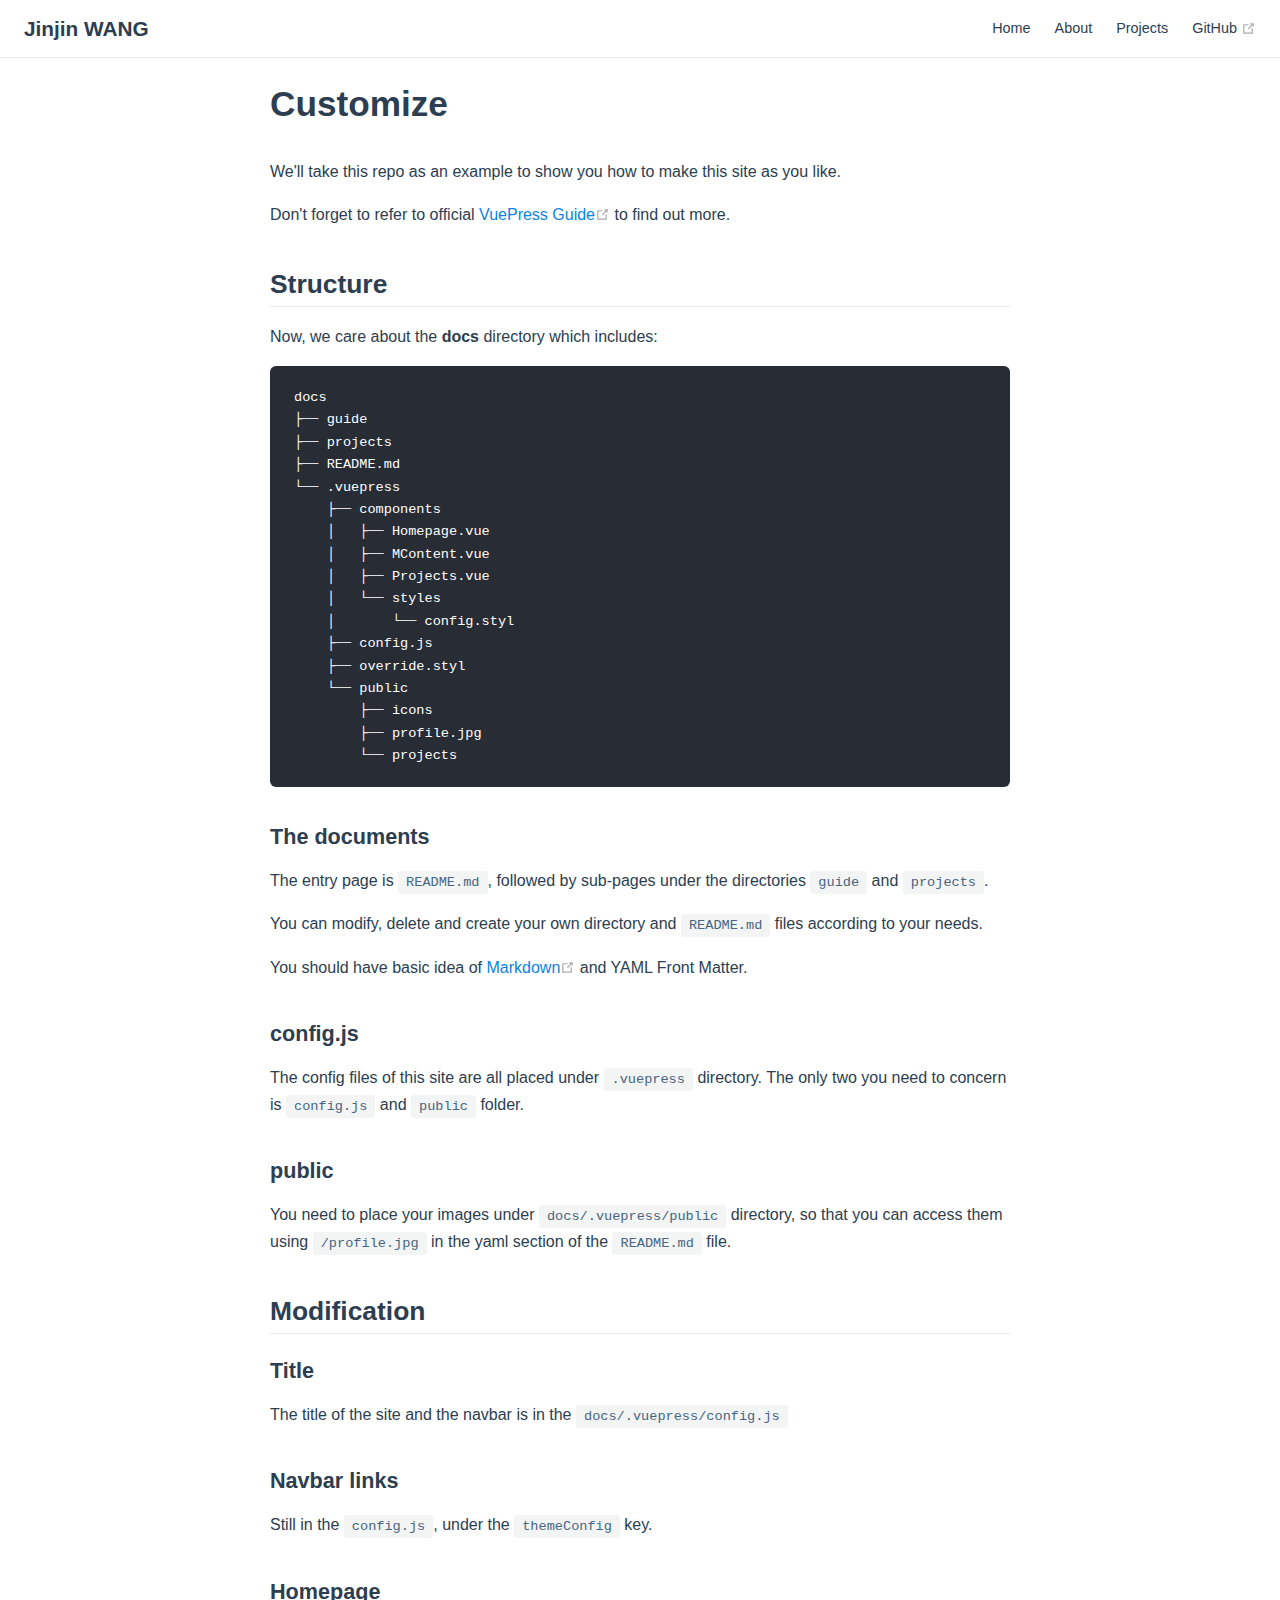
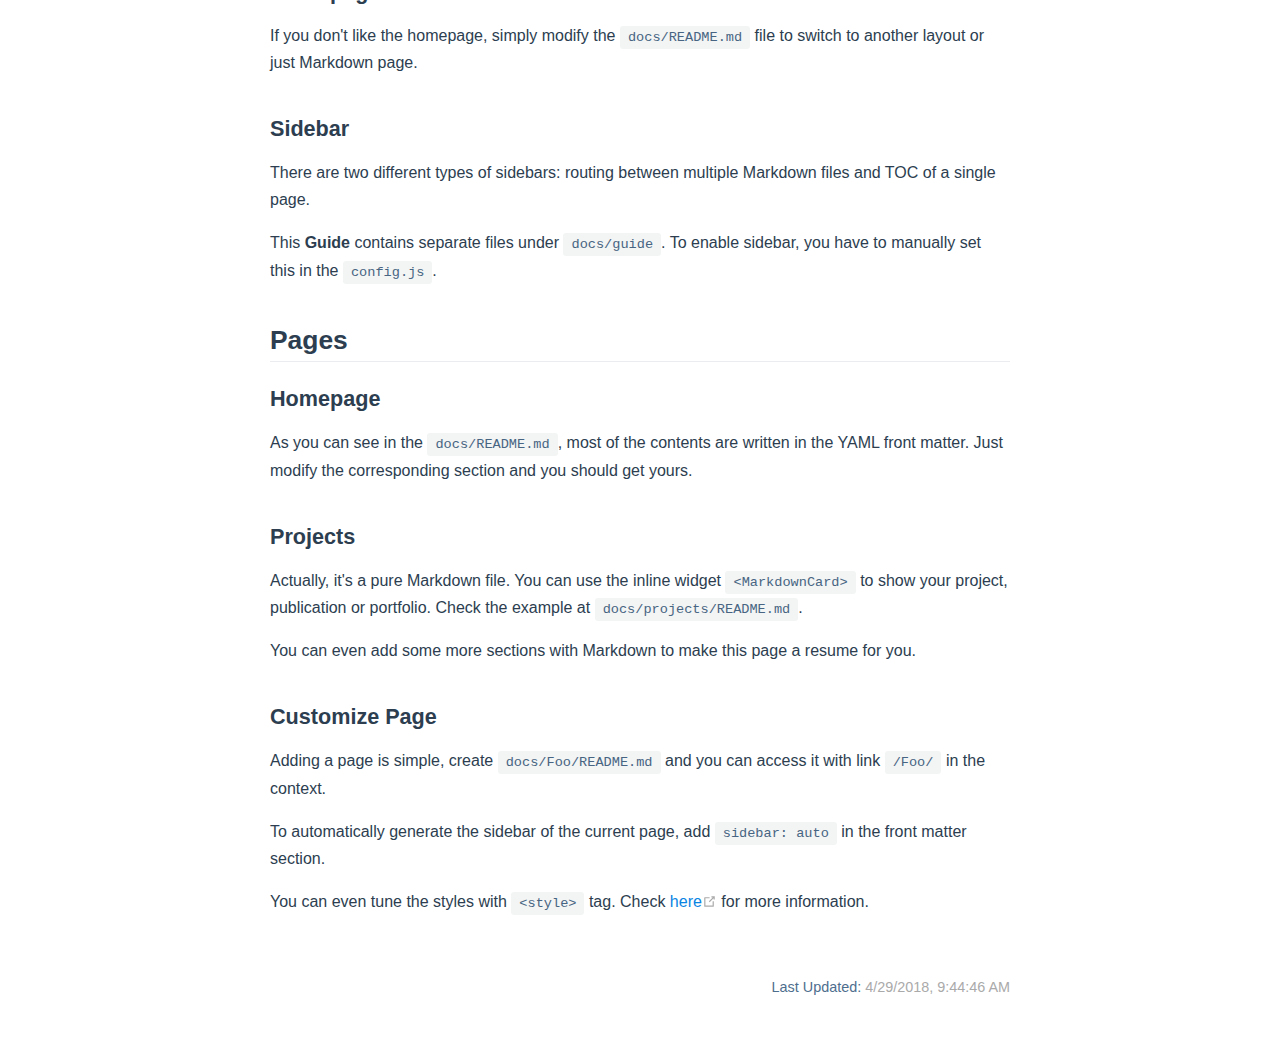
<file: guide/customize.html>
<!DOCTYPE html>
<html lang="en-US">
  <head>
    <meta charset="utf-8">
    <meta name="viewport" content="width=device-width,initial-scale=1">
    <title>Customize | Jinjin WANG</title>
    <meta name="description" content="Home Page of Jinjin WANG">
    <link rel="icon" href="icons/github.svg">
    
    <link rel="preload" href="/assets/css/0.styles.077ecb72.css" as="style"><link rel="preload" href="/assets/js/app.fa2175be.js" as="script"><link rel="preload" href="/assets/js/2.5cd9d4eb.js" as="script"><link rel="preload" href="/assets/js/15.9a0766ec.js" as="script"><link rel="prefetch" href="/assets/js/10.e155f9d7.js"><link rel="prefetch" href="/assets/js/11.8fda0bdc.js"><link rel="prefetch" href="/assets/js/12.d34f7ff3.js"><link rel="prefetch" href="/assets/js/13.5fcb7a96.js"><link rel="prefetch" href="/assets/js/14.67b24a4e.js"><link rel="prefetch" href="/assets/js/16.f606db8f.js"><link rel="prefetch" href="/assets/js/17.29da4c15.js"><link rel="prefetch" href="/assets/js/3.e13c6917.js"><link rel="prefetch" href="/assets/js/4.febaa69c.js"><link rel="prefetch" href="/assets/js/5.8b26b82f.js"><link rel="prefetch" href="/assets/js/6.68acf3a3.js"><link rel="prefetch" href="/assets/js/7.1b7eb7aa.js"><link rel="prefetch" href="/assets/js/8.4fb097f7.js"><link rel="prefetch" href="/assets/js/9.234e531c.js">
    <link rel="stylesheet" href="/assets/css/0.styles.077ecb72.css">
  </head>
  <body>
    <div id="app" data-server-rendered="true"><div class="theme-container no-sidebar"><header class="navbar"><div class="sidebar-button"><svg xmlns="http://www.w3.org/2000/svg" aria-hidden="true" role="img" viewBox="0 0 448 512" class="icon"><path fill="currentColor" d="M436 124H12c-6.627 0-12-5.373-12-12V80c0-6.627 5.373-12 12-12h424c6.627 0 12 5.373 12 12v32c0 6.627-5.373 12-12 12zm0 160H12c-6.627 0-12-5.373-12-12v-32c0-6.627 5.373-12 12-12h424c6.627 0 12 5.373 12 12v32c0 6.627-5.373 12-12 12zm0 160H12c-6.627 0-12-5.373-12-12v-32c0-6.627 5.373-12 12-12h424c6.627 0 12 5.373 12 12v32c0 6.627-5.373 12-12 12z"></path></svg></div> <a href="/" class="home-link router-link-active"><!----> <span class="site-name">Jinjin WANG</span></a> <div class="links"><!----> <nav class="nav-links can-hide"><div class="nav-item"><a href="/" class="nav-link">Home</a></div><div class="nav-item"><a href="/about/" class="nav-link">About</a></div><div class="nav-item"><a href="/projects/" class="nav-link">Projects</a></div><div class="nav-item"><a href="https://github.com/Jinjin-Wang07/" target="_blank" rel="noopener noreferrer" class="nav-link external">
  GitHub
  <svg xmlns="http://www.w3.org/2000/svg" aria-hidden="true" x="0px" y="0px" viewBox="0 0 100 100" width="15" height="15" class="icon outbound"><path fill="currentColor" d="M18.8,85.1h56l0,0c2.2,0,4-1.8,4-4v-32h-8v28h-48v-48h28v-8h-32l0,0c-2.2,0-4,1.8-4,4v56C14.8,83.3,16.6,85.1,18.8,85.1z"></path> <polygon fill="currentColor" points="45.7,48.7 51.3,54.3 77.2,28.5 77.2,37.2 85.2,37.2 85.2,14.9 62.8,14.9 62.8,22.9 71.5,22.9"></polygon></svg></a></div> <!----></nav></div></header> <div class="sidebar-mask"></div> <aside class="sidebar"><nav class="nav-links"><div class="nav-item"><a href="/" class="nav-link">Home</a></div><div class="nav-item"><a href="/about/" class="nav-link">About</a></div><div class="nav-item"><a href="/projects/" class="nav-link">Projects</a></div><div class="nav-item"><a href="https://github.com/Jinjin-Wang07/" target="_blank" rel="noopener noreferrer" class="nav-link external">
  GitHub
  <svg xmlns="http://www.w3.org/2000/svg" aria-hidden="true" x="0px" y="0px" viewBox="0 0 100 100" width="15" height="15" class="icon outbound"><path fill="currentColor" d="M18.8,85.1h56l0,0c2.2,0,4-1.8,4-4v-32h-8v28h-48v-48h28v-8h-32l0,0c-2.2,0-4,1.8-4,4v56C14.8,83.3,16.6,85.1,18.8,85.1z"></path> <polygon fill="currentColor" points="45.7,48.7 51.3,54.3 77.2,28.5 77.2,37.2 85.2,37.2 85.2,14.9 62.8,14.9 62.8,22.9 71.5,22.9"></polygon></svg></a></div> <!----></nav>  <!----> </aside> <main class="page"> <div class="theme-default-content content__default"><h1 id="customize">Customize</h1> <p>We'll take this repo as an example to show you how to make this site as you like.</p> <p>Don't forget to refer to official <a href="https://vuepress.vuejs.org/guide/" target="_blank" rel="noopener noreferrer">VuePress Guide<svg xmlns="http://www.w3.org/2000/svg" aria-hidden="true" x="0px" y="0px" viewBox="0 0 100 100" width="15" height="15" class="icon outbound"><path fill="currentColor" d="M18.8,85.1h56l0,0c2.2,0,4-1.8,4-4v-32h-8v28h-48v-48h28v-8h-32l0,0c-2.2,0-4,1.8-4,4v56C14.8,83.3,16.6,85.1,18.8,85.1z"></path> <polygon fill="currentColor" points="45.7,48.7 51.3,54.3 77.2,28.5 77.2,37.2 85.2,37.2 85.2,14.9 62.8,14.9 62.8,22.9 71.5,22.9"></polygon></svg></a> to find out more.</p> <h2 id="structure">Structure</h2> <p>Now, we care about the <strong>docs</strong> directory which includes:</p> <div class="language- extra-class"><pre class="language-text"><code>docs
├── guide
├── projects
├── README.md
└── .vuepress
    ├── components
    │   ├── Homepage.vue
    │   ├── MContent.vue
    │   ├── Projects.vue
    │   └── styles
    │       └── config.styl
    ├── config.js
    ├── override.styl
    └── public
        ├── icons
        ├── profile.jpg
        └── projects
</code></pre></div><h3 id="the-documents">The documents</h3> <p>The entry page is <code>README.md</code>, followed by sub-pages under the directories <code>guide</code> and <code>projects</code>.</p> <p>You can modify, delete and create your own directory and <code>README.md</code> files according to your needs.</p> <p>You should have basic idea of <a href="https://guides.github.com/features/mastering-markdown/" target="_blank" rel="noopener noreferrer">Markdown<svg xmlns="http://www.w3.org/2000/svg" aria-hidden="true" x="0px" y="0px" viewBox="0 0 100 100" width="15" height="15" class="icon outbound"><path fill="currentColor" d="M18.8,85.1h56l0,0c2.2,0,4-1.8,4-4v-32h-8v28h-48v-48h28v-8h-32l0,0c-2.2,0-4,1.8-4,4v56C14.8,83.3,16.6,85.1,18.8,85.1z"></path> <polygon fill="currentColor" points="45.7,48.7 51.3,54.3 77.2,28.5 77.2,37.2 85.2,37.2 85.2,14.9 62.8,14.9 62.8,22.9 71.5,22.9"></polygon></svg></a> and YAML Front Matter.</p> <h3 id="config-js">config.js</h3> <p>The config files of this site are all placed under <code>.vuepress</code> directory. The only two you need to concern is <code>config.js</code> and <code>public</code> folder.</p> <h3 id="public">public</h3> <p>You need to place your images under <code>docs/.vuepress/public</code> directory, so that you can access them using <code>/profile.jpg</code> in the yaml section of the <code>README.md</code> file.</p> <h2 id="modification">Modification</h2> <h3 id="title">Title</h3> <p>The title of the site and the navbar is in the <code>docs/.vuepress/config.js</code></p> <h3 id="navbar-links">Navbar links</h3> <p>Still in the <code>config.js</code>, under the <code>themeConfig</code> key.</p> <h3 id="homepage">Homepage</h3> <p>If you don't like the homepage, simply modify the <code>docs/README.md</code> file to switch to another layout or just Markdown page.</p> <h3 id="sidebar">Sidebar</h3> <p>There are two different types of sidebars: routing between multiple Markdown files and TOC of a single page.</p> <p>This <strong>Guide</strong> contains separate files under <code>docs/guide</code>. To enable sidebar, you have to manually set this in the <code>config.js</code>.</p> <h2 id="pages">Pages</h2> <h3 id="homepage-2">Homepage</h3> <p>As you can see in the <code>docs/README.md</code>, most of the contents are written in the YAML front matter. Just modify the corresponding section and you should get yours.</p> <h3 id="projects">Projects</h3> <p>Actually, it's a pure Markdown file. You can use the inline widget <code>&lt;MarkdownCard&gt;</code> to show your project, publication or portfolio. Check the example at <code>docs/projects/README.md</code>.</p> <p>You can even add some more sections with Markdown to make this page a resume for you.</p> <h3 id="customize-page">Customize Page</h3> <p>Adding a page is simple, create <code>docs/Foo/README.md</code> and you can access it with link <code>/Foo/</code> in the context.</p> <p>To automatically generate the sidebar of the current page, add <code>sidebar: auto</code> in the front matter section.</p> <p>You can even tune the styles with <code>&lt;style&gt;</code> tag. Check <a href="https://vuepress.vuejs.org/guide/using-vue.html#using-pre-processors" target="_blank" rel="noopener noreferrer">here<svg xmlns="http://www.w3.org/2000/svg" aria-hidden="true" x="0px" y="0px" viewBox="0 0 100 100" width="15" height="15" class="icon outbound"><path fill="currentColor" d="M18.8,85.1h56l0,0c2.2,0,4-1.8,4-4v-32h-8v28h-48v-48h28v-8h-32l0,0c-2.2,0-4,1.8-4,4v56C14.8,83.3,16.6,85.1,18.8,85.1z"></path> <polygon fill="currentColor" points="45.7,48.7 51.3,54.3 77.2,28.5 77.2,37.2 85.2,37.2 85.2,14.9 62.8,14.9 62.8,22.9 71.5,22.9"></polygon></svg></a> for more information.</p></div> <footer class="page-edit"><!----> <div class="last-updated"><span class="prefix">Last Updated:</span> <span class="time">4/29/2018, 9:44:46 AM</span></div></footer> <!----> </main></div><div class="global-ui"></div></div>
    <script src="/assets/js/app.fa2175be.js" defer></script><script src="/assets/js/2.5cd9d4eb.js" defer></script><script src="/assets/js/15.9a0766ec.js" defer></script>
  </body>
</html>
</file>
<file: assets/css/0.styles.077ecb72.css>
#nprogress{pointer-events:none}#nprogress .bar{background:#0984e3;position:fixed;z-index:1031;top:0;left:0;width:100%;height:2px}#nprogress .peg{display:block;position:absolute;right:0;width:100px;height:100%;box-shadow:0 0 10px #0984e3,0 0 5px #0984e3;opacity:1;-webkit-transform:rotate(3deg) translateY(-4px);transform:rotate(3deg) translateY(-4px)}#nprogress .spinner{display:block;position:fixed;z-index:1031;top:15px;right:15px}#nprogress .spinner-icon{width:18px;height:18px;box-sizing:border-box;border-color:#0984e3 transparent transparent #0984e3;border-style:solid;border-width:2px;border-radius:50%;-webkit-animation:nprogress-spinner .4s linear infinite;animation:nprogress-spinner .4s linear infinite}.nprogress-custom-parent{overflow:hidden;position:relative}.nprogress-custom-parent #nprogress .bar,.nprogress-custom-parent #nprogress .spinner{position:absolute}@-webkit-keyframes nprogress-spinner{0%{-webkit-transform:rotate(0deg);transform:rotate(0deg)}to{-webkit-transform:rotate(1turn);transform:rotate(1turn)}}@keyframes nprogress-spinner{0%{-webkit-transform:rotate(0deg);transform:rotate(0deg)}to{-webkit-transform:rotate(1turn);transform:rotate(1turn)}}.icon.outbound{color:#aaa;display:inline-block;vertical-align:middle;position:relative;top:-1px}.home{padding:3.6rem 2rem 0;max-width:960px;margin:0 auto;display:block}.home .hero{text-align:center}.home .hero img{max-width:100%;max-height:280px;display:block;margin:3rem auto 1.5rem}.home .hero h1{font-size:3rem}.home .hero .action,.home .hero .description,.home .hero h1{margin:1.8rem auto}.home .hero .description{max-width:35rem;font-size:1.6rem;line-height:1.3;color:#6a8bad}.home .hero .action-button{display:inline-block;font-size:1.2rem;color:#fff;background-color:#0984e3;padding:.8rem 1.6rem;border-radius:4px;-webkit-transition:background-color .1s ease;transition:background-color .1s ease;box-sizing:border-box;border-bottom:1px solid #0877cc}.home .hero .action-button:hover{background-color:#1292f6}.home .features{border-top:1px solid #eaecef;padding:1.2rem 0;margin-top:2.5rem;display:-webkit-box;display:flex;flex-wrap:wrap;-webkit-box-align:start;align-items:flex-start;align-content:stretch;-webkit-box-pack:justify;justify-content:space-between}.home .feature{-webkit-box-flex:1;flex-grow:1;flex-basis:30%;max-width:30%}.home .feature h2{font-size:1.4rem;font-weight:500;border-bottom:none;padding-bottom:0;color:#3a5169}.home .feature p{color:#4e6e8e}.home .footer{padding:2.5rem;border-top:1px solid #eaecef;text-align:center;color:#4e6e8e}@media (max-width:719px){.home .features{-webkit-box-orient:vertical;-webkit-box-direction:normal;flex-direction:column}.home .feature{max-width:100%;padding:0 2.5rem}}@media (max-width:419px){.home{padding-left:1.5rem;padding-right:1.5rem}.home .hero img{max-height:210px;margin:2rem auto 1.2rem}.home .hero h1{font-size:2rem}.home .hero .action,.home .hero .description,.home .hero h1{margin:1.2rem auto}.home .hero .description{font-size:1.2rem}.home .hero .action-button{font-size:1rem;padding:.6rem 1.2rem}.home .feature h2{font-size:1.25rem}}.search-box{display:inline-block;position:relative;margin-right:1rem}.search-box input{cursor:text;width:10rem;height:2rem;color:#4e6e8e;display:inline-block;border:1px solid #cfd4db;border-radius:2rem;font-size:.9rem;line-height:2rem;padding:0 .5rem 0 2rem;outline:none;-webkit-transition:all .2s ease;transition:all .2s ease;background:#fff url(/assets/img/search.83621669.svg) .6rem .5rem no-repeat;background-size:1rem}.search-box input:focus{cursor:auto;border-color:#0984e3}.search-box .suggestions{background:#fff;width:20rem;position:absolute;top:1.5rem;border:1px solid #cfd4db;border-radius:6px;padding:.4rem;list-style-type:none}.search-box .suggestions.align-right{right:0}.search-box .suggestion{line-height:1.4;padding:.4rem .6rem;border-radius:4px;cursor:pointer}.search-box .suggestion a{white-space:normal;color:#5d82a6}.search-box .suggestion a .page-title{font-weight:600}.search-box .suggestion a .header{font-size:.9em;margin-left:.25em}.search-box .suggestion.focused{background-color:#f3f4f5}.search-box .suggestion.focused a{color:#0984e3}@media (max-width:959px){.search-box input{cursor:pointer;width:0;border-color:transparent;position:relative}.search-box input:focus{cursor:text;left:0;width:10rem}}@media (-ms-high-contrast:none){.search-box input{height:2rem}}@media (max-width:959px) and (min-width:719px){.search-box .suggestions{left:0}}@media (max-width:719px){.search-box{margin-right:0}.search-box input{left:1rem}.search-box .suggestions{right:0}}@media (max-width:419px){.search-box .suggestions{width:calc(100vw - 4rem)}.search-box input:focus{width:8rem}}.sidebar-button{cursor:pointer;display:none;width:1.25rem;height:1.25rem;position:absolute;padding:.6rem;top:.6rem;left:1rem}.sidebar-button .icon{display:block;width:1.25rem;height:1.25rem}@media (max-width:719px){.sidebar-button{display:block}}.dropdown-enter,.dropdown-leave-to{height:0!important}.dropdown-wrapper{cursor:pointer}.dropdown-wrapper .dropdown-title{display:block;font-size:.9rem;font-family:inherit;cursor:inherit;padding:inherit;line-height:1.4rem;background:transparent;border:none;font-weight:500;color:#2c3e50}.dropdown-wrapper .dropdown-title:hover{border-color:transparent}.dropdown-wrapper .dropdown-title .arrow{vertical-align:middle;margin-top:-1px;margin-left:.4rem}.dropdown-wrapper .nav-dropdown .dropdown-item{color:inherit;line-height:1.7rem}.dropdown-wrapper .nav-dropdown .dropdown-item h4{margin:.45rem 0 0;border-top:1px solid #eee;padding:.45rem 1.5rem 0 1.25rem}.dropdown-wrapper .nav-dropdown .dropdown-item .dropdown-subitem-wrapper{padding:0;list-style:none}.dropdown-wrapper .nav-dropdown .dropdown-item .dropdown-subitem-wrapper .dropdown-subitem{font-size:.9em}.dropdown-wrapper .nav-dropdown .dropdown-item a{display:block;line-height:1.7rem;position:relative;border-bottom:none;font-weight:400;margin-bottom:0;padding:0 1.5rem 0 1.25rem}.dropdown-wrapper .nav-dropdown .dropdown-item a.router-link-active,.dropdown-wrapper .nav-dropdown .dropdown-item a:hover{color:#0984e3}.dropdown-wrapper .nav-dropdown .dropdown-item a.router-link-active:after{content:"";width:0;height:0;border-left:5px solid #0984e3;border-top:3px solid transparent;border-bottom:3px solid transparent;position:absolute;top:calc(50% - 2px);left:9px}.dropdown-wrapper .nav-dropdown .dropdown-item:first-child h4{margin-top:0;padding-top:0;border-top:0}@media (max-width:719px){.dropdown-wrapper.open .dropdown-title{margin-bottom:.5rem}.dropdown-wrapper .dropdown-title{font-weight:600;font-size:inherit}.dropdown-wrapper .dropdown-title:hover{color:#0984e3}.dropdown-wrapper .nav-dropdown{-webkit-transition:height .1s ease-out;transition:height .1s ease-out;overflow:hidden}.dropdown-wrapper .nav-dropdown .dropdown-item h4{border-top:0;margin-top:0;padding-top:0}.dropdown-wrapper .nav-dropdown .dropdown-item>a,.dropdown-wrapper .nav-dropdown .dropdown-item h4{font-size:15px;line-height:2rem}.dropdown-wrapper .nav-dropdown .dropdown-item .dropdown-subitem{font-size:14px;padding-left:1rem}}@media (min-width:719px){.dropdown-wrapper{height:1.8rem}.dropdown-wrapper.open .nav-dropdown,.dropdown-wrapper:hover .nav-dropdown{display:block!important}.dropdown-wrapper.open:blur{display:none}.dropdown-wrapper .dropdown-title .arrow{border-left:4px solid transparent;border-right:4px solid transparent;border-top:6px solid #ccc;border-bottom:0}.dropdown-wrapper .nav-dropdown{display:none;height:auto!important;box-sizing:border-box;max-height:calc(100vh - 2.7rem);overflow-y:auto;position:absolute;top:100%;right:0;background-color:#fff;padding:.6rem 0;border:1px solid;border-color:#ddd #ddd #ccc;text-align:left;border-radius:.25rem;white-space:nowrap;margin:0}}.nav-links{display:inline-block}.nav-links a{line-height:1.4rem;color:inherit}.nav-links a.router-link-active,.nav-links a:hover{color:#0984e3}.nav-links .nav-item{position:relative;display:inline-block;margin-left:1.5rem;line-height:2rem}.nav-links .nav-item:first-child{margin-left:0}.nav-links .repo-link{margin-left:1.5rem}@media (max-width:719px){.nav-links .nav-item,.nav-links .repo-link{margin-left:0}}@media (min-width:719px){.nav-links a.router-link-active,.nav-links a:hover{color:#2c3e50}.nav-item>a:not(.external).router-link-active,.nav-item>a:not(.external):hover{margin-bottom:-2px;border-bottom:2px solid #0d90f5}}.navbar{padding:.7rem 1.5rem;line-height:2.2rem}.navbar a,.navbar img,.navbar span{display:inline-block}.navbar .logo{height:2.2rem;min-width:2.2rem;margin-right:.8rem;vertical-align:top}.navbar .site-name{font-size:1.3rem;font-weight:600;color:#2c3e50;position:relative}.navbar .links{padding-left:1.5rem;box-sizing:border-box;background-color:#fff;white-space:nowrap;font-size:.9rem;position:absolute;right:1.5rem;top:.7rem;display:-webkit-box;display:flex}.navbar .links .search-box{-webkit-box-flex:0;flex:0 0 auto;vertical-align:top}@media (max-width:719px){.navbar{padding-left:4rem}.navbar .can-hide{display:none}.navbar .links{padding-left:1.5rem}.navbar .site-name{width:calc(100vw - 9.4rem);overflow:hidden;white-space:nowrap;text-overflow:ellipsis}}.page-edit{max-width:740px;margin:0 auto;padding:2rem 2.5rem}@media (max-width:959px){.page-edit{padding:2rem}}@media (max-width:419px){.page-edit{padding:1.5rem}}.page-edit{padding-top:1rem;padding-bottom:1rem;overflow:auto}.page-edit .edit-link{display:inline-block}.page-edit .edit-link a{color:#4e6e8e;margin-right:.25rem}.page-edit .last-updated{float:right;font-size:.9em}.page-edit .last-updated .prefix{font-weight:500;color:#4e6e8e}.page-edit .last-updated .time{font-weight:400;color:#aaa}@media (max-width:719px){.page-edit .edit-link{margin-bottom:.5rem}.page-edit .last-updated{font-size:.8em;float:none;text-align:left}}.page-nav{max-width:740px;margin:0 auto;padding:2rem 2.5rem}@media (max-width:959px){.page-nav{padding:2rem}}@media (max-width:419px){.page-nav{padding:1.5rem}}.page-nav{padding-top:1rem;padding-bottom:0}.page-nav .inner{min-height:2rem;margin-top:0;border-top:1px solid #eaecef;padding-top:1rem;overflow:auto}.page-nav .next{float:right}.page{padding-bottom:2rem;display:block}.sidebar-group .sidebar-group{padding-left:.5em}.sidebar-group:not(.collapsable) .sidebar-heading:not(.clickable){cursor:auto;color:inherit}.sidebar-group.is-sub-group{padding-left:0}.sidebar-group.is-sub-group>.sidebar-heading{font-size:.95em;line-height:1.4;font-weight:400;padding-left:2rem}.sidebar-group.is-sub-group>.sidebar-heading:not(.clickable){opacity:.5}.sidebar-group.is-sub-group>.sidebar-group-items{padding-left:1rem}.sidebar-group.is-sub-group>.sidebar-group-items>li>.sidebar-link{font-size:.95em;border-left:none}.sidebar-group.depth-2>.sidebar-heading{border-left:none}.sidebar-heading{color:#2c3e50;-webkit-transition:color .15s ease;transition:color .15s ease;cursor:pointer;font-size:1.1em;font-weight:700;padding:.35rem 1.5rem .35rem 1.25rem;width:100%;box-sizing:border-box;margin:0;border-left:.25rem solid transparent}.sidebar-heading.open,.sidebar-heading:hover{color:inherit}.sidebar-heading .arrow{position:relative;top:-.12em;left:.5em}.sidebar-heading.clickable.active{font-weight:600;color:#0984e3;border-left-color:#0984e3}.sidebar-heading.clickable:hover{color:#0984e3}.sidebar-group-items{-webkit-transition:height .1s ease-out;transition:height .1s ease-out;font-size:.95em;overflow:hidden}.sidebar .sidebar-sub-headers{padding-left:1rem;font-size:.95em}a.sidebar-link{font-size:1em;font-weight:400;display:inline-block;color:#2c3e50;border-left:.25rem solid transparent;padding:.35rem 1rem .35rem 1.25rem;line-height:1.4;width:100%;box-sizing:border-box}a.sidebar-link:hover{color:#0984e3}a.sidebar-link.active{font-weight:600;color:#0984e3;border-left-color:#0984e3}.sidebar-group a.sidebar-link{padding-left:2rem}.sidebar-sub-headers a.sidebar-link{padding-top:.25rem;padding-bottom:.25rem;border-left:none}.sidebar-sub-headers a.sidebar-link.active{font-weight:500}.sidebar ul{padding:0;margin:0;list-style-type:none}.sidebar a{display:inline-block}.sidebar .nav-links{display:none;border-bottom:1px solid #eaecef;padding:.5rem 0 .75rem}.sidebar .nav-links a{font-weight:600}.sidebar .nav-links .nav-item,.sidebar .nav-links .repo-link{display:block;line-height:1.25rem;font-size:1.1em;padding:.5rem 0 .5rem 1.5rem}.sidebar>.sidebar-links{padding:1.5rem 0}.sidebar>.sidebar-links>li>a.sidebar-link{font-size:1.1em;line-height:1.7;font-weight:700}.sidebar>.sidebar-links>li:not(:first-child){margin-top:.75rem}@media (max-width:719px){.sidebar .nav-links{display:block}.sidebar .nav-links .dropdown-wrapper .nav-dropdown .dropdown-item a.router-link-active:after{top:calc(1rem - 2px)}.sidebar>.sidebar-links{padding:1rem 0}}.theme-container.home-page .page{font-size:1rem;font-family:lucida grande,lucida sans unicode,lucida,Helvetica Neue,Helvetica,Arial,sans-serif}.theme-container.home-page .page p{margin:0 0 .5rem}.theme-container.home-page .page ol,.theme-container.home-page .page p,.theme-container.home-page .page ul{line-height:normal}.theme-container.home-page .page a{font-weight:400}.theme-container.home-page .page .theme-default-content:not(.custom){max-width:68rem}.theme-container.home-page .page .theme-default-content:not(.custom)>h2{margin-bottom:.5rem}.theme-container.home-page .page .theme-default-content:not(.custom)>h2:first-child+p{margin-top:.5rem}.theme-container.home-page .page .theme-default-content:not(.custom)>h3{padding-top:4rem}.theme-container.home-page .page .md-card{margin-top:.5em}.theme-container.home-page .page .md-card .card-image{padding:.2rem}.theme-container.home-page .page .md-card .card-image img{max-width:120px;max-height:120px}.theme-container.home-page .page .md-card .card-content p{-webkit-margin-after:.2em}@media (max-width:419px){.theme-container.home-page .page ol,.theme-container.home-page .page p,.theme-container.home-page .page ul{line-height:1.5}.theme-container.home-page .page .md-card .card-image img{width:100%;max-width:400px}}.theme-container.about-page .page{font-size:1rem;background-color:#e6ecf0;min-height:100vh}.theme-container.about-page .page .last-updated{display:none}.projects-page{font-size:1rem;background-color:#fafbfc}code[class*=language-],pre[class*=language-]{color:#ccc;background:none;font-family:Consolas,Monaco,Andale Mono,Ubuntu Mono,monospace;font-size:1em;text-align:left;white-space:pre;word-spacing:normal;word-break:normal;word-wrap:normal;line-height:1.5;-moz-tab-size:4;-o-tab-size:4;tab-size:4;-webkit-hyphens:none;-ms-hyphens:none;hyphens:none}pre[class*=language-]{padding:1em;margin:.5em 0;overflow:auto}:not(pre)>code[class*=language-],pre[class*=language-]{background:#2d2d2d}:not(pre)>code[class*=language-]{padding:.1em;border-radius:.3em;white-space:normal}.token.block-comment,.token.cdata,.token.comment,.token.doctype,.token.prolog{color:#999}.token.punctuation{color:#ccc}.token.attr-name,.token.deleted,.token.namespace,.token.tag{color:#e2777a}.token.function-name{color:#6196cc}.token.boolean,.token.function,.token.number{color:#f08d49}.token.class-name,.token.constant,.token.property,.token.symbol{color:#f8c555}.token.atrule,.token.builtin,.token.important,.token.keyword,.token.selector{color:#cc99cd}.token.attr-value,.token.char,.token.regex,.token.string,.token.variable{color:#7ec699}.token.entity,.token.operator,.token.url{color:#67cdcc}.token.bold,.token.important{font-weight:700}.token.italic{font-style:italic}.token.entity{cursor:help}.token.inserted{color:green}.theme-default-content code{color:#476582;padding:.25rem .5rem;margin:0;font-size:.85em;background-color:rgba(27,31,35,.05);border-radius:3px}.theme-default-content code .token.deleted{color:#ec5975}.theme-default-content code .token.inserted{color:#0984e3}.theme-default-content pre,.theme-default-content pre[class*=language-]{line-height:1.4;padding:1.25rem 1.5rem;margin:.85rem 0;background-color:#282c34;border-radius:6px;overflow:auto}.theme-default-content pre[class*=language-] code,.theme-default-content pre code{color:#fff;padding:0;background-color:transparent;border-radius:0}div[class*=language-]{position:relative;background-color:#282c34;border-radius:6px}div[class*=language-] .highlight-lines{-webkit-user-select:none;-ms-user-select:none;user-select:none;padding-top:1.3rem;position:absolute;top:0;left:0;width:100%;line-height:1.4}div[class*=language-] .highlight-lines .highlighted{background-color:rgba(0,0,0,.66)}div[class*=language-] pre,div[class*=language-] pre[class*=language-]{background:transparent;position:relative;z-index:1}div[class*=language-]:before{position:absolute;z-index:3;top:.8em;right:1em;font-size:.75rem;color:hsla(0,0%,100%,.4)}div[class*=language-]:not(.line-numbers-mode) .line-numbers-wrapper{display:none}div[class*=language-].line-numbers-mode .highlight-lines .highlighted{position:relative}div[class*=language-].line-numbers-mode .highlight-lines .highlighted:before{content:" ";position:absolute;z-index:3;left:0;top:0;display:block;width:3.5rem;height:100%;background-color:rgba(0,0,0,.66)}div[class*=language-].line-numbers-mode pre{padding-left:4.5rem;vertical-align:middle}div[class*=language-].line-numbers-mode .line-numbers-wrapper{position:absolute;top:0;width:3.5rem;text-align:center;color:hsla(0,0%,100%,.3);padding:1.25rem 0;line-height:1.4}div[class*=language-].line-numbers-mode .line-numbers-wrapper br{-webkit-user-select:none;-ms-user-select:none;user-select:none}div[class*=language-].line-numbers-mode .line-numbers-wrapper .line-number{position:relative;z-index:4;-webkit-user-select:none;-ms-user-select:none;user-select:none;font-size:.85em}div[class*=language-].line-numbers-mode:after{content:"";position:absolute;z-index:2;top:0;left:0;width:3.5rem;height:100%;border-radius:6px 0 0 6px;border-right:1px solid rgba(0,0,0,.66);background-color:#282c34}div[class~=language-js]:before{content:"js"}div[class~=language-ts]:before{content:"ts"}div[class~=language-html]:before{content:"html"}div[class~=language-md]:before{content:"md"}div[class~=language-vue]:before{content:"vue"}div[class~=language-css]:before{content:"css"}div[class~=language-sass]:before{content:"sass"}div[class~=language-scss]:before{content:"scss"}div[class~=language-less]:before{content:"less"}div[class~=language-stylus]:before{content:"stylus"}div[class~=language-go]:before{content:"go"}div[class~=language-java]:before{content:"java"}div[class~=language-c]:before{content:"c"}div[class~=language-sh]:before{content:"sh"}div[class~=language-yaml]:before{content:"yaml"}div[class~=language-py]:before{content:"py"}div[class~=language-docker]:before{content:"docker"}div[class~=language-dockerfile]:before{content:"dockerfile"}div[class~=language-makefile]:before{content:"makefile"}div[class~=language-javascript]:before{content:"js"}div[class~=language-typescript]:before{content:"ts"}div[class~=language-markup]:before{content:"html"}div[class~=language-markdown]:before{content:"md"}div[class~=language-json]:before{content:"json"}div[class~=language-ruby]:before{content:"rb"}div[class~=language-python]:before{content:"py"}div[class~=language-bash]:before{content:"sh"}div[class~=language-php]:before{content:"php"}.custom-block .custom-block-title{font-weight:600;margin-bottom:-.4rem}.custom-block.danger,.custom-block.tip,.custom-block.warning{padding:.1rem 1.5rem;border-left-width:.5rem;border-left-style:solid;margin:1rem 0}.custom-block.tip{background-color:#f3f5f7;border-color:#42b983}.custom-block.warning{background-color:rgba(255,229,100,.3);border-color:#e7c000;color:#6b5900}.custom-block.warning .custom-block-title{color:#b29400}.custom-block.warning a{color:#2c3e50}.custom-block.danger{background-color:#ffe6e6;border-color:#c00;color:#4d0000}.custom-block.danger .custom-block-title{color:#900}.custom-block.danger a{color:#2c3e50}.arrow{display:inline-block;width:0;height:0}.arrow.up{border-bottom:6px solid #ccc}.arrow.down,.arrow.up{border-left:4px solid transparent;border-right:4px solid transparent}.arrow.down{border-top:6px solid #ccc}.arrow.right{border-left:6px solid #ccc}.arrow.left,.arrow.right{border-top:4px solid transparent;border-bottom:4px solid transparent}.arrow.left{border-right:6px solid #ccc}.theme-default-content:not(.custom){max-width:740px;margin:0 auto;padding:2rem 2.5rem}@media (max-width:959px){.theme-default-content:not(.custom){padding:2rem}}@media (max-width:419px){.theme-default-content:not(.custom){padding:1.5rem}}.table-of-contents .badge{vertical-align:middle}body,html{padding:0;margin:0;background-color:#fff}body{font-family:-apple-system,BlinkMacSystemFont,Segoe UI,Roboto,Oxygen,Ubuntu,Cantarell,Fira Sans,Droid Sans,Helvetica Neue,sans-serif;-webkit-font-smoothing:antialiased;-moz-osx-font-smoothing:grayscale;font-size:16px;color:#2c3e50}.page{padding-left:20rem}.navbar{z-index:20;right:0;height:3.6rem;background-color:#fff;box-sizing:border-box;border-bottom:1px solid #eaecef}.navbar,.sidebar-mask{position:fixed;top:0;left:0}.sidebar-mask{z-index:9;width:100vw;height:100vh;display:none}.sidebar{font-size:16px;background-color:#fff;width:20rem;position:fixed;z-index:10;margin:0;top:3.6rem;left:0;bottom:0;box-sizing:border-box;border-right:1px solid #eaecef;overflow-y:auto}.theme-default-content:not(.custom)>:first-child{margin-top:3.6rem}.theme-default-content:not(.custom) a:hover{text-decoration:underline}.theme-default-content:not(.custom) p.demo{padding:1rem 1.5rem;border:1px solid #ddd;border-radius:4px}.theme-default-content:not(.custom) img{max-width:100%}.theme-default-content.custom{padding:0;margin:0}.theme-default-content.custom img{max-width:100%}a{font-weight:500;text-decoration:none}a,p a code{color:#0984e3}p a code{font-weight:400}kbd{background:#eee;border:.15rem solid #ddd;border-bottom:.25rem solid #ddd;border-radius:.15rem;padding:0 .15em}blockquote{font-size:1rem;color:#999;border-left:.2rem solid #dfe2e5;margin:1rem 0;padding:.25rem 0 .25rem 1rem}blockquote>p{margin:0}ol,ul{padding-left:1.2em}strong{font-weight:600}h1,h2,h3,h4,h5,h6{font-weight:600;line-height:1.25}.theme-default-content:not(.custom)>h1,.theme-default-content:not(.custom)>h2,.theme-default-content:not(.custom)>h3,.theme-default-content:not(.custom)>h4,.theme-default-content:not(.custom)>h5,.theme-default-content:not(.custom)>h6{margin-top:-3.1rem;padding-top:4.6rem;margin-bottom:0}.theme-default-content:not(.custom)>h1:first-child,.theme-default-content:not(.custom)>h2:first-child,.theme-default-content:not(.custom)>h3:first-child,.theme-default-content:not(.custom)>h4:first-child,.theme-default-content:not(.custom)>h5:first-child,.theme-default-content:not(.custom)>h6:first-child{margin-top:-1.5rem;margin-bottom:1rem}.theme-default-content:not(.custom)>h1:first-child+.custom-block,.theme-default-content:not(.custom)>h1:first-child+p,.theme-default-content:not(.custom)>h1:first-child+pre,.theme-default-content:not(.custom)>h2:first-child+.custom-block,.theme-default-content:not(.custom)>h2:first-child+p,.theme-default-content:not(.custom)>h2:first-child+pre,.theme-default-content:not(.custom)>h3:first-child+.custom-block,.theme-default-content:not(.custom)>h3:first-child+p,.theme-default-content:not(.custom)>h3:first-child+pre,.theme-default-content:not(.custom)>h4:first-child+.custom-block,.theme-default-content:not(.custom)>h4:first-child+p,.theme-default-content:not(.custom)>h4:first-child+pre,.theme-default-content:not(.custom)>h5:first-child+.custom-block,.theme-default-content:not(.custom)>h5:first-child+p,.theme-default-content:not(.custom)>h5:first-child+pre,.theme-default-content:not(.custom)>h6:first-child+.custom-block,.theme-default-content:not(.custom)>h6:first-child+p,.theme-default-content:not(.custom)>h6:first-child+pre{margin-top:2rem}h1:hover .header-anchor,h2:hover .header-anchor,h3:hover .header-anchor,h4:hover .header-anchor,h5:hover .header-anchor,h6:hover .header-anchor{opacity:1}h1{font-size:2.2rem}h2{font-size:1.65rem;padding-bottom:.3rem;border-bottom:1px solid #eaecef}h3{font-size:1.35rem}a.header-anchor{font-size:.85em;float:left;margin-left:-.87em;padding-right:.23em;margin-top:.125em;opacity:0}a.header-anchor:hover{text-decoration:none}.line-number,code,kbd{font-family:source-code-pro,Menlo,Monaco,Consolas,Courier New,monospace}ol,p,ul{line-height:1.7}hr{border:0;border-top:1px solid #eaecef}table{border-collapse:collapse;margin:1rem 0;display:block;overflow-x:auto}tr{border-top:1px solid #dfe2e5}tr:nth-child(2n){background-color:#f6f8fa}td,th{border:1px solid #dfe2e5;padding:.6em 1em}.theme-container.sidebar-open .sidebar-mask{display:block}.theme-container.no-navbar .theme-default-content:not(.custom)>h1,.theme-container.no-navbar h2,.theme-container.no-navbar h3,.theme-container.no-navbar h4,.theme-container.no-navbar h5,.theme-container.no-navbar h6{margin-top:1.5rem;padding-top:0}.theme-container.no-navbar .sidebar{top:0}@media (min-width:720px){.theme-container.no-sidebar .sidebar{display:none}.theme-container.no-sidebar .page{padding-left:0}}@media (max-width:959px){.sidebar{font-size:15px;width:16.4rem}.page{padding-left:16.4rem}}@media (max-width:719px){.sidebar{top:0;padding-top:3.6rem;transform:translateX(-100%);transition:transform .2s ease}.page{padding-left:0}.theme-container.sidebar-open .sidebar{transform:translateX(0)}.theme-container.no-navbar .sidebar{padding-top:0}}@media (max-width:419px){h1{font-size:1.9rem}.theme-default-content div[class*=language-]{margin:.85rem -1.5rem;border-radius:0}}.icon.outbound{display:true}.about-card{width:auto;display:-webkit-box;display:flex;-webkit-box-orient:vertical;-webkit-box-direction:normal;flex-direction:column;-webkit-box-align:center;align-items:center}.about-card .avatar{position:relative;z-index:1}.about-card .avatar img{display:block;width:100%;height:100%;max-width:200px;border-radius:500rem}.about-card .card{width:auto;position:relative;top:-75px;padding-top:75px;margin-left:auto;margin-right:auto;background:#fff;box-shadow:0 4px 8px 0 rgba(0,0,0,.2);border-radius:.3rem;text-align:center}.about-card .card .bio{padding:1em}.about-card .card .bio .head{font-weight:700;font-size:1.3em}.about-card .card .bio .info{padding-top:.5rem;font-size:1em;color:rgba(0,0,0,.4)}.about-card .card .bio .description{text-align:justify}.about-card .card .bio .description p{padding:.8em .5em 0;line-height:normal;-webkit-margin-before:0;-webkit-margin-after:0}.about-card .card .bio .description p a{font-weight:400}.about-card .card .interests{padding:1em 1.5em;border-top:1px solid rgba(34,36,38,.1)}.about-card .card .socials{border-top:1px solid rgba(34,36,38,.1);display:-webkit-box;display:flex;-webkit-box-orient:horizontal;-webkit-box-direction:normal;flex-direction:row;-webkit-box-pack:center;justify-content:center;flex-wrap:wrap}.about-card .card .socials img{width:32px;margin:1em;cursor:pointer}.about-card .card .actions{border-top:1px solid rgba(34,36,38,.1);display:-webkit-box;display:flex;-webkit-box-orient:horizontal;-webkit-box-direction:normal;flex-direction:row;-webkit-box-pack:center;justify-content:center;flex-wrap:wrap}.about-card .card .actions .button{background-color:#b53471;border:none;border-radius:.3em;color:#fff;padding:.5em 1em;margin:1em .5em;font-size:1rem;font-family:inherit;font-weight:400;text-align:center;text-decoration:none;display:inline-block;-webkit-transition-duration:.4s;transition-duration:.4s;cursor:pointer}.about-card .card .actions .button:hover{background-color:#34495e}.about-card .footer{padding:1rem;font-weight:200;font-size:1rem;text-align:center;color:#9fa9aa;margin-top:auto}.md-card{background-color:#fff;margin-top:1em;min-height:150px;-webkit-box-orient:horizontal;-webkit-box-direction:normal;flex-direction:row;-webkit-box-align:stretch;align-items:stretch}.md-card,.md-card .card-image{display:-webkit-box;display:flex}.md-card .card-image{-webkit-box-align:center;align-items:center;padding:.5rem}.md-card .card-image img{max-width:150px;max-height:150px;height:150px;border:1px solid #eee;border-radius:.2rem;-o-object-fit:cover;object-fit:cover}.md-card .card-content{padding:.5rem;-webkit-box-flex:1;flex-grow:1}.md-card .card-content p{line-height:normal;-webkit-margin-before:0;-webkit-margin-after:.5em}.md-card .card-content blockquote{font-size:1rem}.md-card.show-border{border:1px solid #eee;border-radius:.5rem;box-shadow:0 5px 15px -5px rgba(0,0,0,.1);padding:.5rem}@media (max-width:419px){.md-card{display:-webkit-box;display:flex;-webkit-box-orient:vertical;-webkit-box-direction:normal;flex-direction:column;margin:1rem -.5rem;padding:.5rem;box-sizing:border-box}.md-card .card-image{-webkit-box-flex:1;flex-grow:1;-webkit-box-align:stretch;align-items:stretch}.md-card .card-image img{width:100%;max-width:400px}.md-card .card-content pre{margin:0;border-radius:6px}}.profile{display:-webkit-box;display:flex;-webkit-box-orient:horizontal;-webkit-box-direction:normal;flex-direction:row}.profile,.profile .image img{-webkit-box-align:center;align-items:center}.profile .image img{border-radius:50%;padding:1px;width:12rem;-webkit-box-pack:center;justify-content:center}.profile .info{display:-webkit-box;display:flex;-webkit-box-flex:1;flex:1 1;-webkit-box-orient:vertical;-webkit-box-direction:normal;flex-direction:column;-webkit-box-pack:justify;justify-content:space-between;padding-left:1rem}.profile .info .name{font-size:2rem;font-weight:600}.profile .info .socials{display:-webkit-box;display:flex;-webkit-box-orient:horizontal;-webkit-box-direction:normal;flex-direction:row}.profile .info .socials img{width:1.3rem;margin:0 .6rem 0 0;cursor:pointer}.profile .info .socials b{margin-left:1rem}.profile .info .contact .title{font-size:1.2rem;font-weight:400}.profile .info .contact .email{font-family:Courier New,Courier,monospace}@media (max-width:419px){.profile .image{max-width:100px}}.badge[data-v-c13ee5b0]{display:inline-block;font-size:14px;height:18px;line-height:18px;border-radius:3px;padding:0 6px;color:#fff}.badge.green[data-v-c13ee5b0],.badge.tip[data-v-c13ee5b0],.badge[data-v-c13ee5b0]{background-color:#42b983}.badge.error[data-v-c13ee5b0]{background-color:#da5961}.badge.warn[data-v-c13ee5b0],.badge.warning[data-v-c13ee5b0],.badge.yellow[data-v-c13ee5b0]{background-color:#e7c000}.badge+.badge[data-v-c13ee5b0]{margin-left:5px}
</file>
